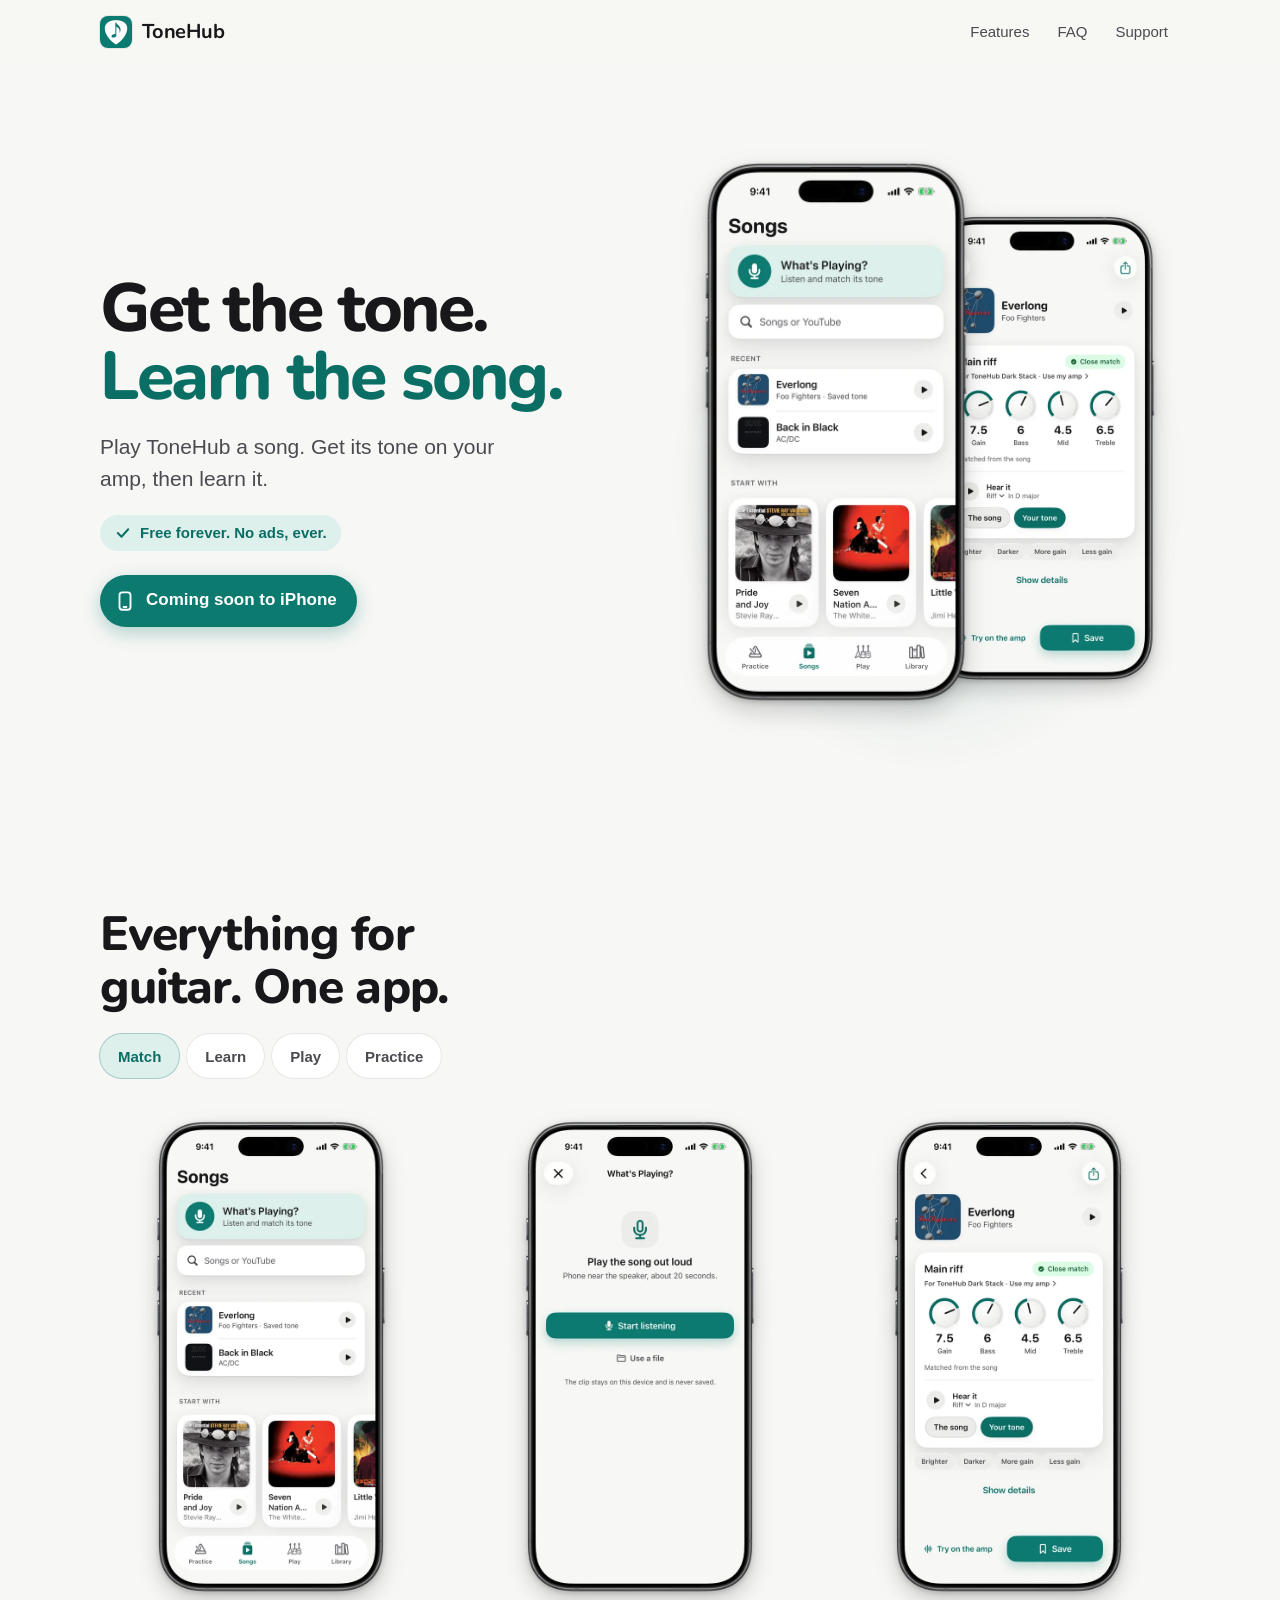
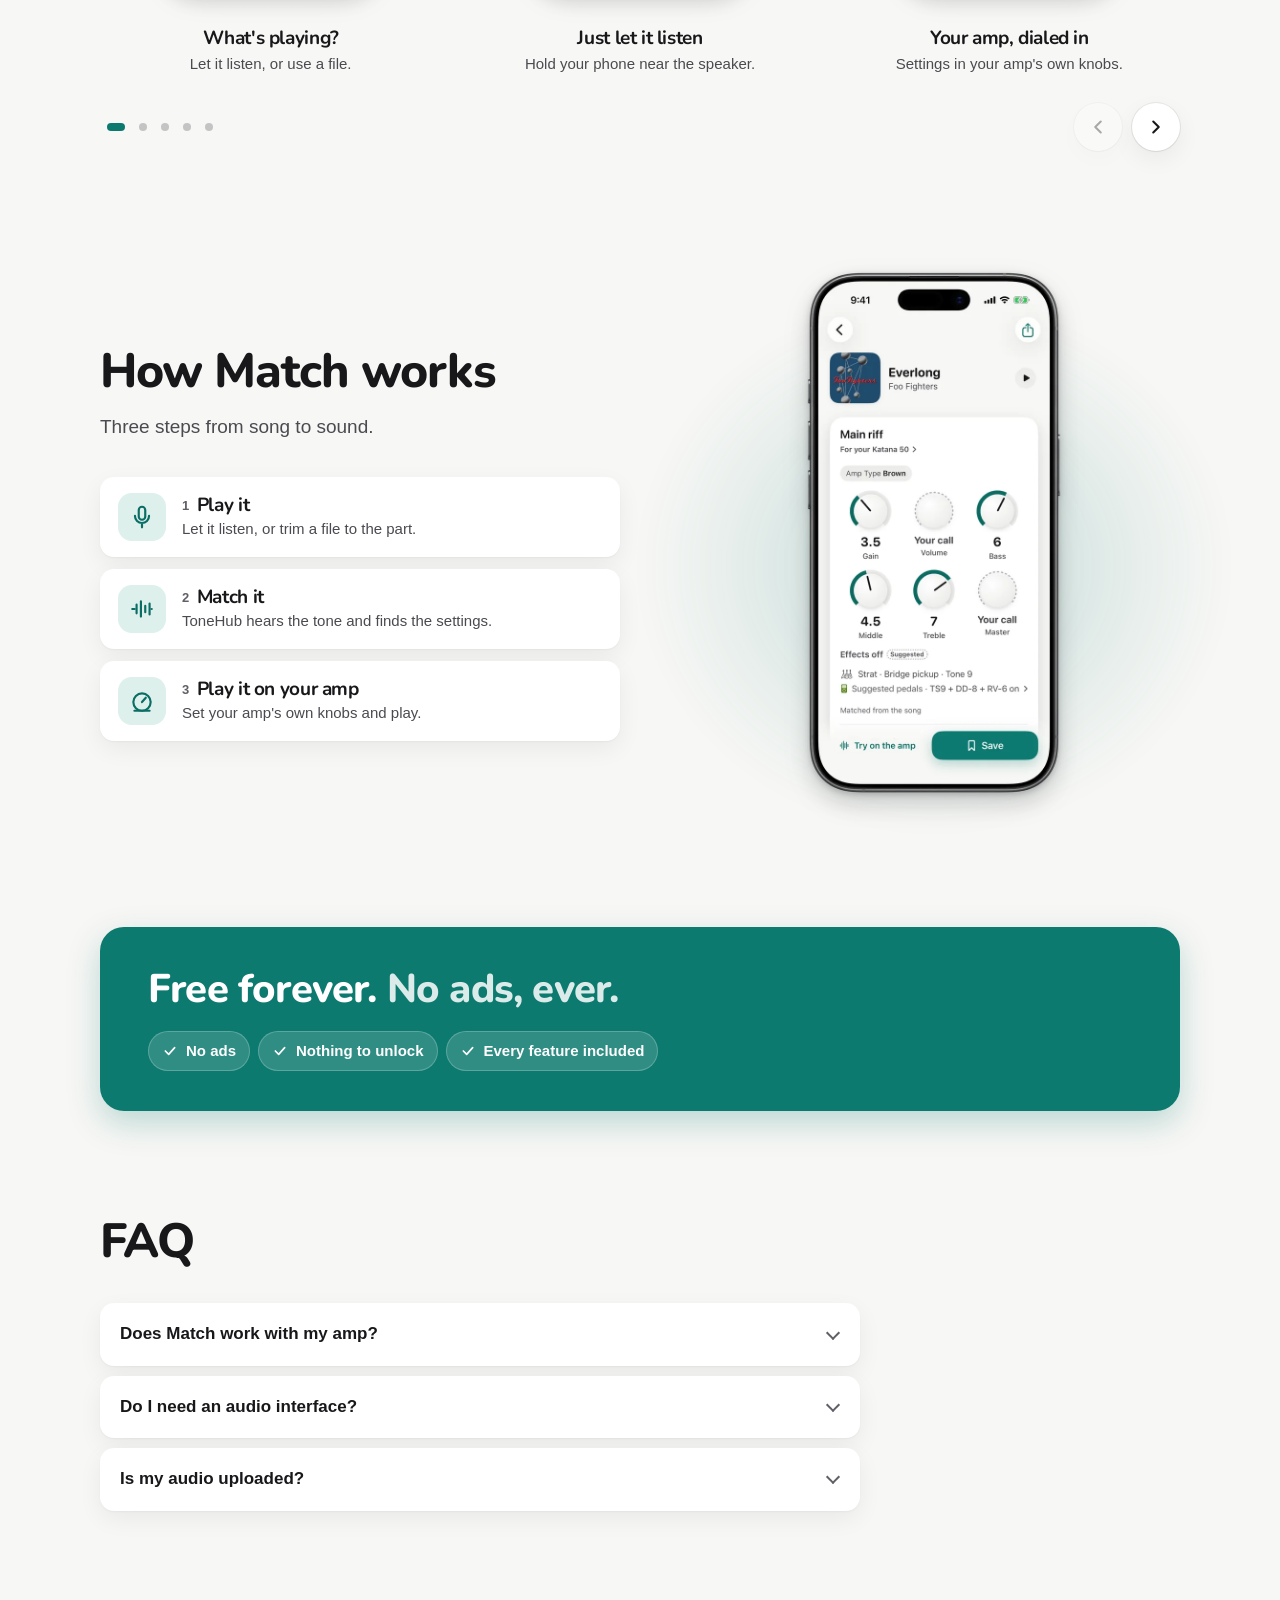
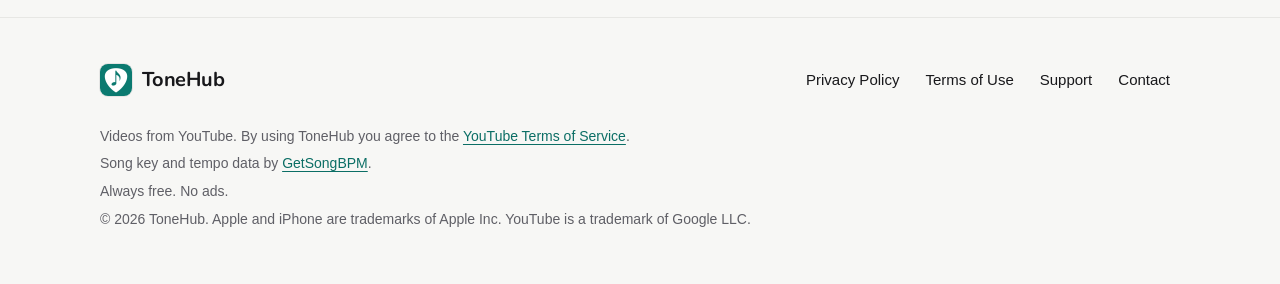
<file: index.html>
<!doctype html>
<html lang="en">
<head>
<meta charset="utf-8">
<meta name="viewport" content="width=device-width, initial-scale=1, viewport-fit=cover">
<title>ToneHub: Get the tone. Learn the song.</title>
<meta name="description" content="ToneHub is a guitar app for iPhone. Hear a song, get its tone on your own amp, then learn it with tabs, loops, a tuner and more.">
<link rel="canonical" href="https://tonehub.app/">
<meta name="color-scheme" content="light">
<meta name="theme-color" content="#F7F7F5">
<meta property="og:type" content="website">
<meta property="og:site_name" content="ToneHub">
<meta property="og:title" content="ToneHub: Get the tone. Learn the song.">
<meta property="og:description" content="A free guitar app for iPhone, with no ads. Match a song's tone on your own amp, then learn it.">
<meta property="og:url" content="https://tonehub.app/">
<meta property="og:image" content="https://tonehub.app/assets/brand/og.png?v=0808c208">
<meta property="og:image:width" content="1200">
<meta property="og:image:height" content="630">
<meta property="og:image:alt" content="ToneHub app icon next to the Songs screen with the What's playing? card">
<meta name="twitter:card" content="summary_large_image">
<link rel="icon" type="image/png" sizes="32x32" href="assets/brand/favicon-32.png?v=0808c208">
<link rel="icon" type="image/png" sizes="48x48" href="assets/brand/favicon-48.png?v=0808c208">
<link rel="apple-touch-icon" href="assets/brand/apple-touch-icon.png?v=0808c208">
<link rel="preconnect" href="https://fonts.googleapis.com">
<link rel="preconnect" href="https://fonts.gstatic.com" crossorigin>
<link rel="stylesheet" href="https://fonts.googleapis.com/css2?family=Nunito:wght@700;800&display=swap">
<link rel="stylesheet" href="assets/site.css?v=3058e590">
<script type="application/ld+json">
{"@context":"https://schema.org","@type":"SoftwareApplication","name":"ToneHub","operatingSystem":"iOS","applicationCategory":"MusicApplication","description":"A guitar app for iPhone. Get the tone. Learn the song.","url":"https://tonehub.app/","offers":{"@type":"Offer","price":"0","priceCurrency":"USD"}}
</script>
</head>
<body>
<a class="skip" href="#main">Skip to content</a>

<header class="site-header" id="top">
  <div class="wrap">
    <a class="brand" href="/" aria-label="ToneHub home">
      <img src="assets/brand/icon-512.webp?v=1df4ff29" alt="" width="32" height="32">
      ToneHub
    </a>
    <nav class="nav" aria-label="Main">
      <a class="nav-hide" href="#features">Features</a>
      <a href="#faq">FAQ</a>
      <a href="/support">Support</a>
    </nav>
  </div>
</header>

<main id="main">

  <section class="hero" aria-labelledby="hero-title">
    <div class="wrap">
      <div>
        <h1 id="hero-title">Get the tone. <span class="accent">Learn the song.</span></h1>
        <p class="lede">Play ToneHub a song. Get its tone on your amp, then learn it.</p>
        <p class="free-badge"><svg viewBox="0 0 24 24" fill="none" stroke="currentColor" stroke-width="2.5" stroke-linecap="round" stroke-linejoin="round" aria-hidden="true"><path d="m5 12 5 5 9-10"/></svg>Free forever. No ads, ever.</p>
        <div class="cta-row">
          <div class="soon" role="note">
            <svg viewBox="0 0 24 24" fill="none" stroke="currentColor" stroke-width="2" stroke-linecap="round" stroke-linejoin="round" aria-hidden="true"><rect x="6" y="2.5" width="12" height="19" rx="3"/><path d="M10.5 18.5h3"/></svg>
            <span>Coming soon to iPhone</span>
          </div>
        </div>
      </div>
      <div class="hero-art">
        <div class="hero-glow" aria-hidden="true"></div>
        <div class="phone front">
          <img src="assets/shots/songs.webp?v=1df4ff29" srcset="assets/shots/songs.webp?v=1df4ff29 640w, assets/shots/songs@2x.webp?v=1df4ff29 1280w" sizes="(min-width: 900px) 316px, 58vw" width="640" height="1206" alt="The Songs screen in ToneHub: a What's Playing? card to listen and match a tone, a search field for songs or YouTube, Recent songs with a saved tone, and songs to start with." fetchpriority="high">
        </div>
        <div class="phone back">
          <img src="assets/shots/result.webp?v=1df4ff29" srcset="assets/shots/result.webp?v=1df4ff29 640w, assets/shots/result@2x.webp?v=1df4ff29 1280w" sizes="(min-width: 900px) 272px, 50vw" width="640" height="1206" alt="A match result for Everlong: Gain 7.5, Bass 6, Mid 4.5 and Treble 6.5, with a Close match badge.">
        </div>
      </div>
    </div>
  </section>

  <section class="features" id="features" aria-labelledby="features-title">
    <div class="wrap">
      <div class="section-head">
        <h2 id="features-title">Everything for guitar. One app.</h2>
      </div>
      <ul class="car-chips" aria-label="Jump to">
        <li><button type="button" data-jump="match" aria-pressed="true">Match</button></li>
        <li><button type="button" data-jump="learn" aria-pressed="false">Learn</button></li>
        <li><button type="button" data-jump="play" aria-pressed="false">Play</button></li>
        <li><button type="button" data-jump="practice" aria-pressed="false">Practice</button></li>
      </ul>
      <div class="carousel" role="region" aria-roledescription="carousel" aria-label="ToneHub features">
        <ul class="car-track" tabindex="0" aria-label="Features. Use the arrow keys to move between slides.">
          <li class="slide" id="f-songs" data-group="match" role="group" aria-roledescription="slide" aria-label="1 of 15: What&#39;s playing?">
            <div class="phone"><img src="assets/shots/songs.webp?v=1df4ff29" srcset="assets/shots/songs.webp?v=1df4ff29 640w, assets/shots/songs@2x.webp?v=1df4ff29 1280w" sizes="276px" width="640" height="1206"  alt="The Songs screen: a What's Playing? card to listen and match a tone, a search field for songs or YouTube, and Recent songs, one with a saved tone."></div>
            <h3>What's playing?</h3>
            <p>Let it listen, or use a file.</p>
          </li>
          <li class="slide" id="f-listen" data-group="match" role="group" aria-roledescription="slide" aria-label="2 of 15: Just let it listen">
            <div class="phone"><img src="assets/shots/listen.webp?v=1df4ff29" srcset="assets/shots/listen.webp?v=1df4ff29 640w, assets/shots/listen@2x.webp?v=1df4ff29 1280w" sizes="276px" width="640" height="1206"  alt="The What's Playing? screen: play the song out loud with the phone near the speaker, a Start listening button and a Use a file link."></div>
            <h3>Just let it listen</h3>
            <p>Hold your phone near the speaker.</p>
          </li>
          <li class="slide" id="f-result" data-group="match" role="group" aria-roledescription="slide" aria-label="3 of 15: Your amp, dialed in">
            <div class="phone"><img src="assets/shots/result.webp?v=1df4ff29" srcset="assets/shots/result.webp?v=1df4ff29 640w, assets/shots/result@2x.webp?v=1df4ff29 1280w" sizes="276px" width="640" height="1206"  alt="A match result: Gain 7.5, Bass 6, Mid 4.5 and Treble 6.5, a Close match badge, Hear it, and What we heard versus Your tone."></div>
            <h3>Your amp, dialed in</h3>
            <p>Settings in your amp's own knobs.</p>
          </li>
          <li class="slide" id="f-song" data-group="learn" role="group" aria-roledescription="slide" aria-label="4 of 15: One page per song">
            <div class="phone"><img src="assets/shots/song.webp?v=1df4ff29" srcset="assets/shots/song.webp?v=1df4ff29 640w, assets/shots/song@2x.webp?v=1df4ff29 1280w" sizes="276px" width="640" height="1206"  alt="A song page for Everlong with a preview, Match this song, Practice, the saved Main riff tone, and Tuner, Key and Tabs rows."></div>
            <h3>One page per song</h3>
            <p>Tuning, key, tempo and tabs.</p>
          </li>
          <li class="slide" id="f-playalong" data-group="learn" role="group" aria-roledescription="slide" aria-label="5 of 15: Play along, slow it down">
            <div class="phone"><img src="assets/shots/playalong.webp?v=1df4ff29" srcset="assets/shots/playalong.webp?v=1df4ff29 640w, assets/shots/playalong@2x.webp?v=1df4ff29 1280w" sizes="276px" width="640" height="1206" loading="lazy" alt="Practice mode with the song's YouTube video, your saved tone, Loop a part, and speed buttons for 0.5×, 0.75× and 1×."></div>
            <h3>Play along, slow it down</h3>
            <p>Loop a part at 0.5× or 0.75×.</p>
          </li>
          <li class="slide" id="f-tabs" data-group="learn" role="group" aria-roledescription="slide" aria-label="6 of 15: Tabs in one tap">
            <div class="phone"><img src="assets/shots/tabs.webp?v=1df4ff29" srcset="assets/shots/tabs.webp?v=1df4ff29 640w, assets/shots/tabs@2x.webp?v=1df4ff29 1280w" sizes="276px" width="640" height="1206" loading="lazy" alt="The Tabs sheet with Songsterr, Ultimate Guitar and a YouTube guitar lesson."></div>
            <h3>Tabs in one tap</h3>
            <p>Songsterr, Ultimate Guitar and lessons.</p>
          </li>
          <li class="slide" id="f-play" data-group="play" role="group" aria-roledescription="slide" aria-label="7 of 15: Plug in and play">
            <div class="phone"><img src="assets/shots/play.webp?v=1df4ff29" srcset="assets/shots/play.webp?v=1df4ff29 640w, assets/shots/play@2x.webp?v=1df4ff29 1280w" sizes="276px" width="640" height="1206" loading="lazy" alt="The Play screen: ToneHub's amp set to Clean with Gain, Bass, Mid and Treble knobs, plus Tuner and Effects."></div>
            <h3>Plug in and play</h3>
            <p>A real amp, right on your iPhone.</p>
          </li>
          <li class="slide" id="f-effects" data-group="play" role="group" aria-roledescription="slide" aria-label="8 of 15: A full pedalboard">
            <div class="phone"><img src="assets/shots/effects.webp?v=1df4ff29" srcset="assets/shots/effects.webp?v=1df4ff29 640w, assets/shots/effects@2x.webp?v=1df4ff29 1280w" sizes="276px" width="640" height="1206" loading="lazy" alt="The Effects screen with presets on top and Compressor and Chorus switched on, each with its own knobs."></div>
            <h3>A full pedalboard</h3>
            <p>Compressor, drive, chorus, delay, reverb.</p>
          </li>
          <li class="slide" id="f-tuner" data-group="practice" role="group" aria-roledescription="slide" aria-label="9 of 15: Tune up fast">
            <div class="phone"><img src="assets/shots/tuner.webp?v=1df4ff29" srcset="assets/shots/tuner.webp?v=1df4ff29 640w, assets/shots/tuner@2x.webp?v=1df4ff29 1280w" sizes="276px" width="640" height="1206" loading="lazy" alt="The tuner in standard tuning, with Capo and Strobe options, a needle gauge and the six strings."></div>
            <h3>Tune up fast</h3>
            <p>Strobe, capo and alternate tunings.</p>
          </li>
          <li class="slide" id="f-metronome" data-group="practice" role="group" aria-roledescription="slide" aria-label="10 of 15: Keep perfect time">
            <div class="phone"><img src="assets/shots/metronome.webp?v=1df4ff29" srcset="assets/shots/metronome.webp?v=1df4ff29 640w, assets/shots/metronome@2x.webp?v=1df4ff29 1280w" sizes="276px" width="640" height="1206" loading="lazy" alt="The metronome at 120 BPM with four beats, Tap tempo and a Start button."></div>
            <h3>Keep perfect time</h3>
            <p>Tap tempo and accents.</p>
          </li>
          <li class="slide" id="f-looper" data-group="practice" role="group" aria-roledescription="slide" aria-label="11 of 15: Loop and layer">
            <div class="phone"><img src="assets/shots/looper.webp?v=1df4ff29" srcset="assets/shots/looper.webp?v=1df4ff29 640w, assets/shots/looper@2x.webp?v=1df4ff29 1280w" sizes="276px" width="640" height="1206" loading="lazy" alt="The Looper: Make a loop, a record button, and a Free or Bars loop length."></div>
            <h3>Loop and layer</h3>
            <p>Record a few bars, play over them.</p>
          </li>
          <li class="slide" id="f-recorder" data-group="practice" role="group" aria-roledescription="slide" aria-label="12 of 15: Record your takes">
            <div class="phone"><img src="assets/shots/recorder.webp?v=1df4ff29" srcset="assets/shots/recorder.webp?v=1df4ff29 640w, assets/shots/recorder@2x.webp?v=1df4ff29 1280w" sizes="276px" width="640" height="1206" loading="lazy" alt="The Recorder with a Plug in to record card and a Connect button."></div>
            <h3>Record your takes</h3>
            <p>Every idea, saved.</p>
          </li>
          <li class="slide" id="f-fretboard" data-group="practice" role="group" aria-roledescription="slide" aria-label="13 of 15: Learn the fretboard">
            <div class="phone"><img src="assets/shots/fretboard.webp?v=1df4ff29" srcset="assets/shots/fretboard.webp?v=1df4ff29 640w, assets/shots/fretboard@2x.webp?v=1df4ff29 1280w" sizes="276px" width="640" height="1206" loading="lazy" alt="The Fretboard in A minor pentatonic, position 1, with notes on the neck and Listen with the mic."></div>
            <h3>Learn the fretboard</h3>
            <p>Scales and shapes, all up the neck.</p>
          </li>
          <li class="slide" id="f-ear" data-group="practice" role="group" aria-roledescription="slide" aria-label="14 of 15: Train your ear">
            <div class="phone"><img src="assets/shots/ear.webp?v=1df4ff29" srcset="assets/shots/ear.webp?v=1df4ff29 640w, assets/shots/ear@2x.webp?v=1df4ff29 1280w" sizes="276px" width="640" height="1206" loading="lazy" alt="Ear training on Intervals: a Play button and answers Major 3rd, 4th, 5th and Octave."></div>
            <h3>Train your ear</h3>
            <p>Intervals, chords and keys.</p>
          </li>
          <li class="slide" id="f-drills" data-group="practice" role="group" aria-roledescription="slide" aria-label="15 of 15: Technique drills">
            <div class="phone"><img src="assets/shots/drills.webp?v=1df4ff29" srcset="assets/shots/drills.webp?v=1df4ff29 640w, assets/shots/drills@2x.webp?v=1df4ff29 1280w" sizes="276px" width="640" height="1206" loading="lazy" alt="The Drills list: Alternate picking, Legato, Bends, String skipping and Palm muting."></div>
            <h3>Technique drills</h3>
            <p>Picking, legato, bends and more.</p>
          </li>
        </ul>
        <div class="car-nav">
          <div class="car-dots" role="group" aria-label="Choose a page"></div>
          <div class="car-arrows">
            <button type="button" class="car-prev" aria-label="Previous features"><svg viewBox="0 0 24 24" fill="none" stroke="currentColor" stroke-width="2.25" stroke-linecap="round" stroke-linejoin="round" aria-hidden="true"><path d="m15 18-6-6 6-6"/></svg></button>
            <button type="button" class="car-next" aria-label="Next features"><svg viewBox="0 0 24 24" fill="none" stroke="currentColor" stroke-width="2.25" stroke-linecap="round" stroke-linejoin="round" aria-hidden="true"><path d="m9 18 6-6-6-6"/></svg></button>
          </div>
        </div>
        <p class="sr-only" aria-live="polite" id="car-status"></p>
      </div>
    </div>
  </section>

  <section class="how" id="how" aria-labelledby="how-title">
    <div class="wrap">
      <div class="how-grid">
        <div>
          <div class="section-head">
            <h2 id="how-title">How Match works</h2>
            <p>Three steps from song to sound.</p>
          </div>
          <ol class="steps">
            <li>
              <span class="tile teal" aria-hidden="true"><svg viewBox="0 0 24 24" fill="none" stroke="currentColor" stroke-width="2" stroke-linecap="round" stroke-linejoin="round"><rect x="9" y="2.5" width="6" height="12" rx="3"/><path d="M5.5 11a6.5 6.5 0 0 0 13 0M12 17.5v4"/></svg></span>
              <div><h3><span class="num">1</span>Play it</h3><p>Let it listen, or trim a file to the part.</p></div>
            </li>
            <li>
              <span class="tile teal" aria-hidden="true"><svg viewBox="0 0 24 24" fill="none" stroke="currentColor" stroke-width="2" stroke-linecap="round" stroke-linejoin="round"><path d="M3 12h2M7 8v8M11 5v14M15 9v6M19 7v10M21 12h0"/></svg></span>
              <div><h3><span class="num">2</span>Match it</h3><p>ToneHub hears the tone and finds the settings.</p></div>
            </li>
            <li>
              <span class="tile teal" aria-hidden="true"><svg viewBox="0 0 24 24" fill="none" stroke="currentColor" stroke-width="2" stroke-linecap="round" stroke-linejoin="round"><circle cx="12" cy="13" r="8"/><path d="m12 13 3.5-4M5 21h14"/></svg></span>
              <div><h3><span class="num">3</span>Play it on your amp</h3><p>Set your amp's own knobs and play.</p></div>
            </li>
          </ol>
        </div>
        <div class="how-art">
          <div class="hero-glow" aria-hidden="true"></div>
          <div class="phone">
            <img src="assets/shots/result-amp.webp?v=1df4ff29" srcset="assets/shots/result-amp.webp?v=1df4ff29 640w, assets/shots/result-amp@2x.webp?v=1df4ff29 1280w" sizes="(min-width: 900px) 306px, 70vw" width="640" height="1206" loading="lazy" alt="A match result for Everlong on a Katana 50: Amp Type Brown, Gain 3.5, Bass 6, Middle 4.5 and Treble 7, with suggested effects.">
          </div>
        </div>
      </div>
    </div>
  </section>

  <section class="free" aria-labelledby="free-title">
    <div class="wrap">
      <div class="free-band">
        <h2 id="free-title">Free forever. <span>No ads, ever.</span></h2>
        <ul class="free-points">
          <li><svg viewBox="0 0 24 24" fill="none" stroke="currentColor" stroke-width="2.5" stroke-linecap="round" stroke-linejoin="round" aria-hidden="true"><path d="m5 12 5 5 9-10"/></svg>No ads</li>
          <li><svg viewBox="0 0 24 24" fill="none" stroke="currentColor" stroke-width="2.5" stroke-linecap="round" stroke-linejoin="round" aria-hidden="true"><path d="m5 12 5 5 9-10"/></svg>Nothing to unlock</li>
          <li><svg viewBox="0 0 24 24" fill="none" stroke="currentColor" stroke-width="2.5" stroke-linecap="round" stroke-linejoin="round" aria-hidden="true"><path d="m5 12 5 5 9-10"/></svg>Every feature included</li>
        </ul>
      </div>
    </div>
  </section>

  <section id="faq" aria-labelledby="faq-title">
    <div class="wrap">
      <div class="section-head">
        <h2 id="faq-title">FAQ</h2>
      </div>
      <div class="faq">
        <details>
          <summary>Does Match work with my amp?</summary>
          <p>Yes. Pick your amp and you get settings in its own knobs.</p>
        </details>
        <details>
          <summary>Do I need an audio interface?</summary>
          <p>Only to play through ToneHub's amp. Everything else uses your iPhone's mic.</p>
        </details>
        <details>
          <summary>Is my audio uploaded?</summary>
          <p>No. Audio stays on your iPhone. See the <a href="/privacy">Privacy Policy</a>.</p>
        </details>
      </div>
    </div>
  </section>

</main>

<footer class="site-footer">
  <div class="wrap">
    <div class="top">
      <a class="brand" href="/" aria-label="ToneHub home"><img src="assets/brand/icon-512.webp?v=1df4ff29" alt="" width="32" height="32" loading="lazy">ToneHub</a>
      <ul class="footer-links">
        <li><a href="/privacy">Privacy Policy</a></li>
        <li><a href="/terms">Terms of Use</a></li>
        <li><a href="/support">Support</a></li>
        <li><a href="mailto:support@tonehub.app">Contact</a></li>
      </ul>
    </div>
    <div class="credits">
      <p>Videos from YouTube. By using ToneHub you agree to the <a href="https://www.youtube.com/t/terms">YouTube Terms of Service</a>.</p>
      <p>Song key and tempo data by <a href="https://getsongbpm.com">GetSongBPM</a>.</p>
      <p>Always free. No ads.</p>
      <p>© 2026 ToneHub. Apple and iPhone are trademarks of Apple Inc. YouTube is a trademark of Google LLC.</p>
    </div>
  </div>
</footer>

<script>
  (function () {
    var h = document.querySelector('.site-header');
    function onScroll() { h.classList.toggle('scrolled', window.scrollY > 4); }
    window.addEventListener('scroll', onScroll, { passive: true }); onScroll();
  })();
</script>
<script src="assets/carousel.js?v=42f964b2" defer></script>
</body>
</html>
</file>
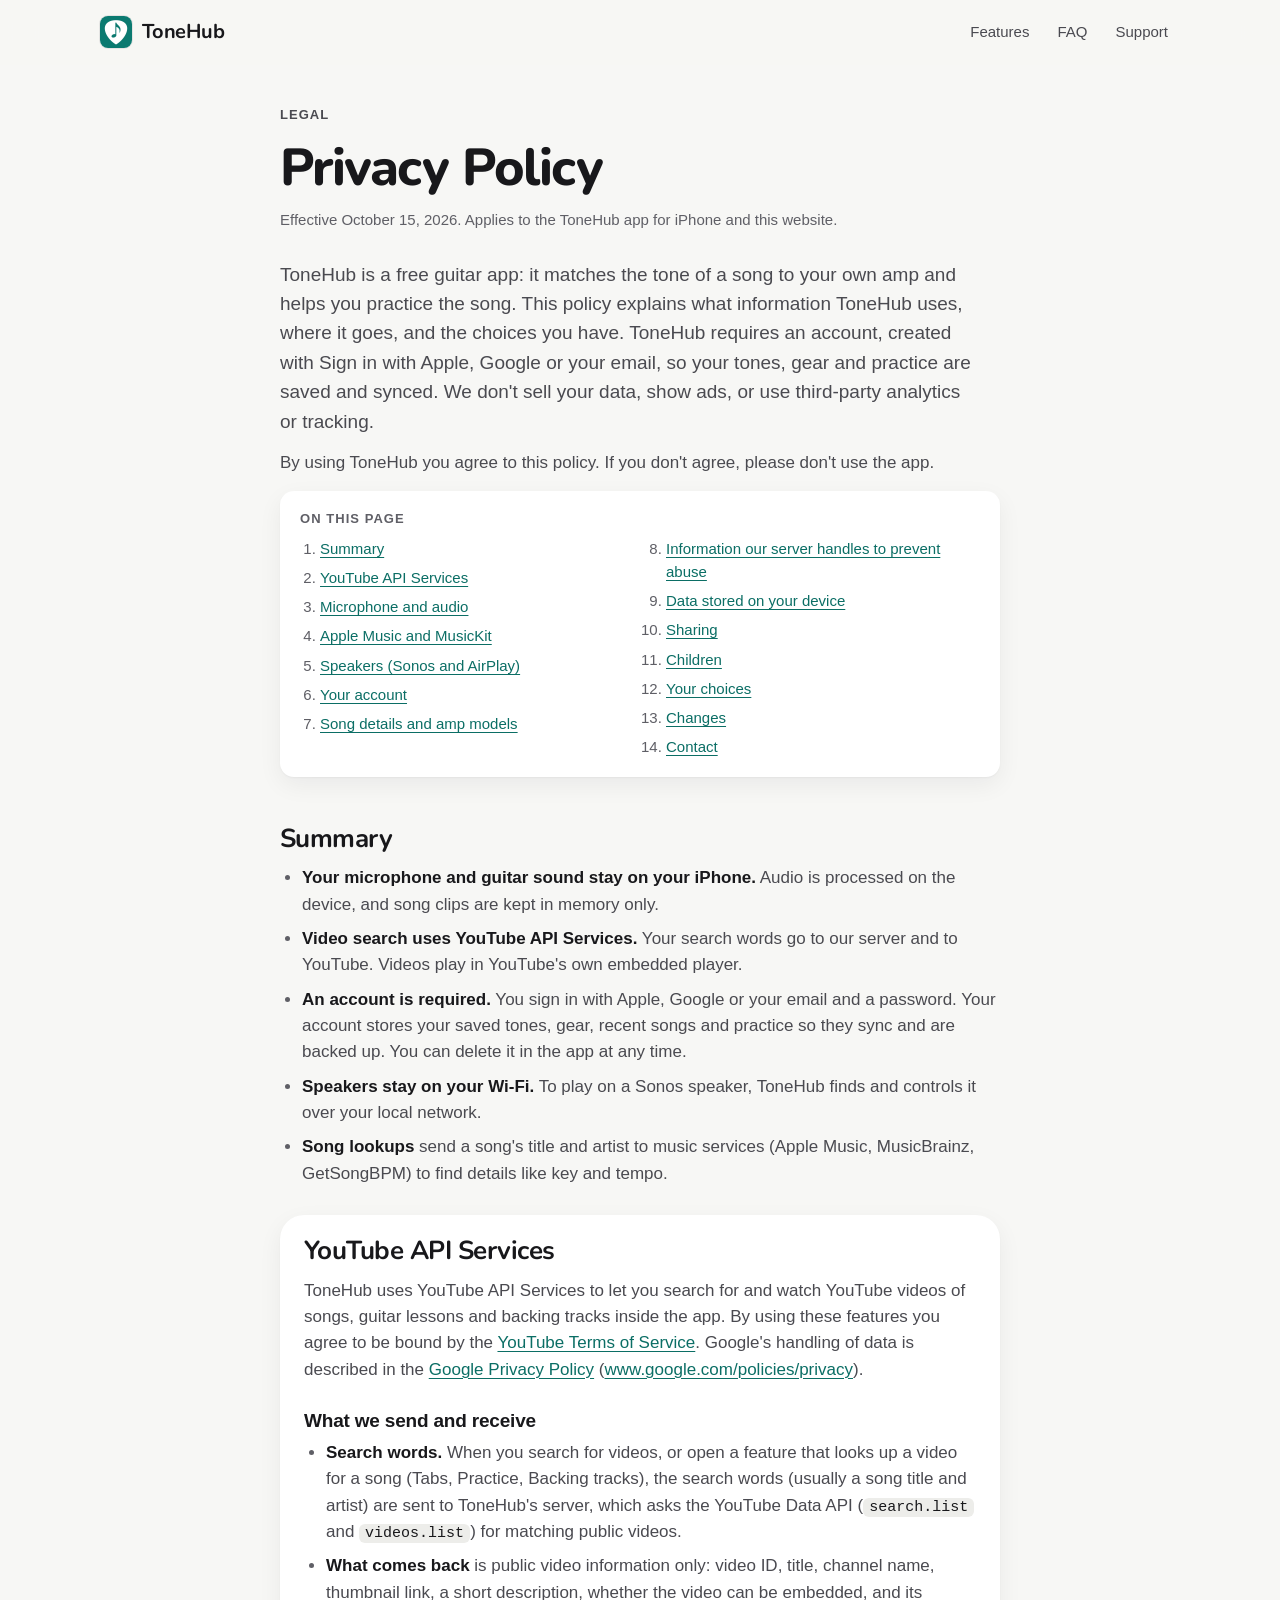
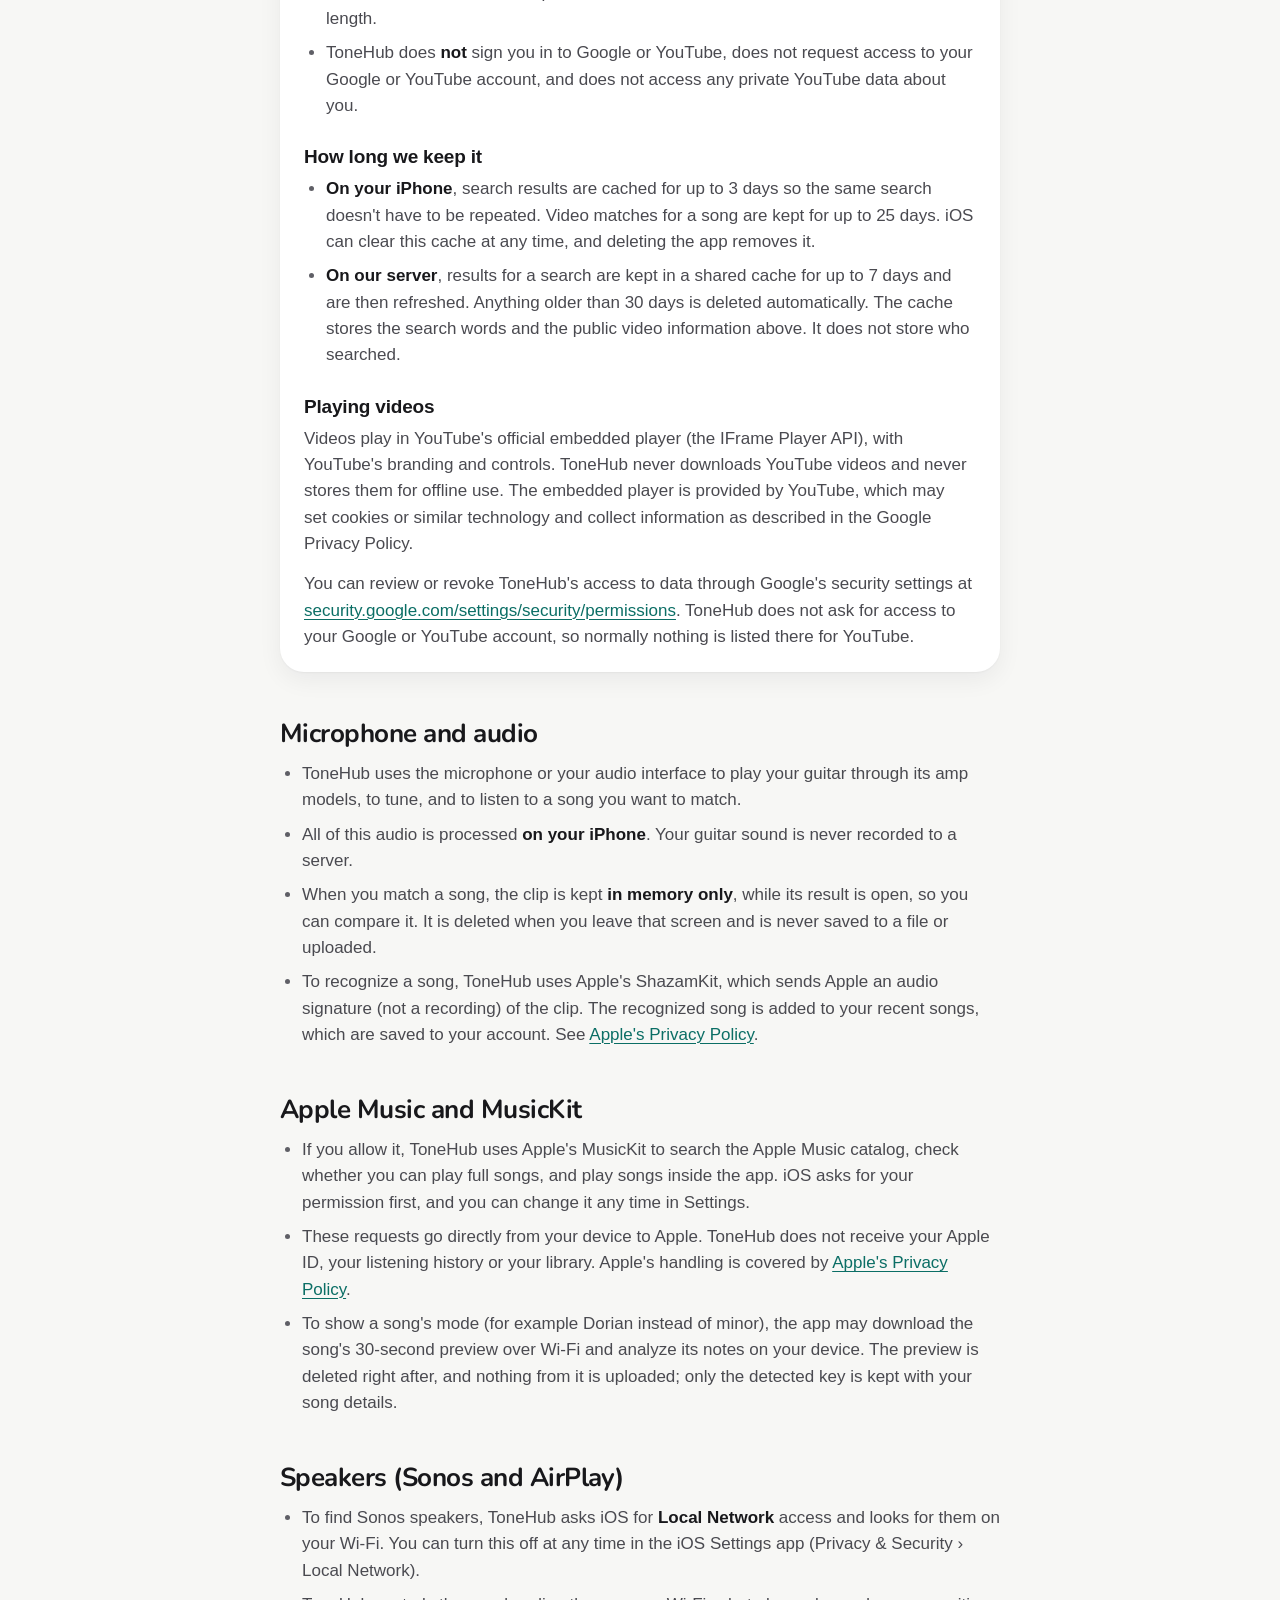
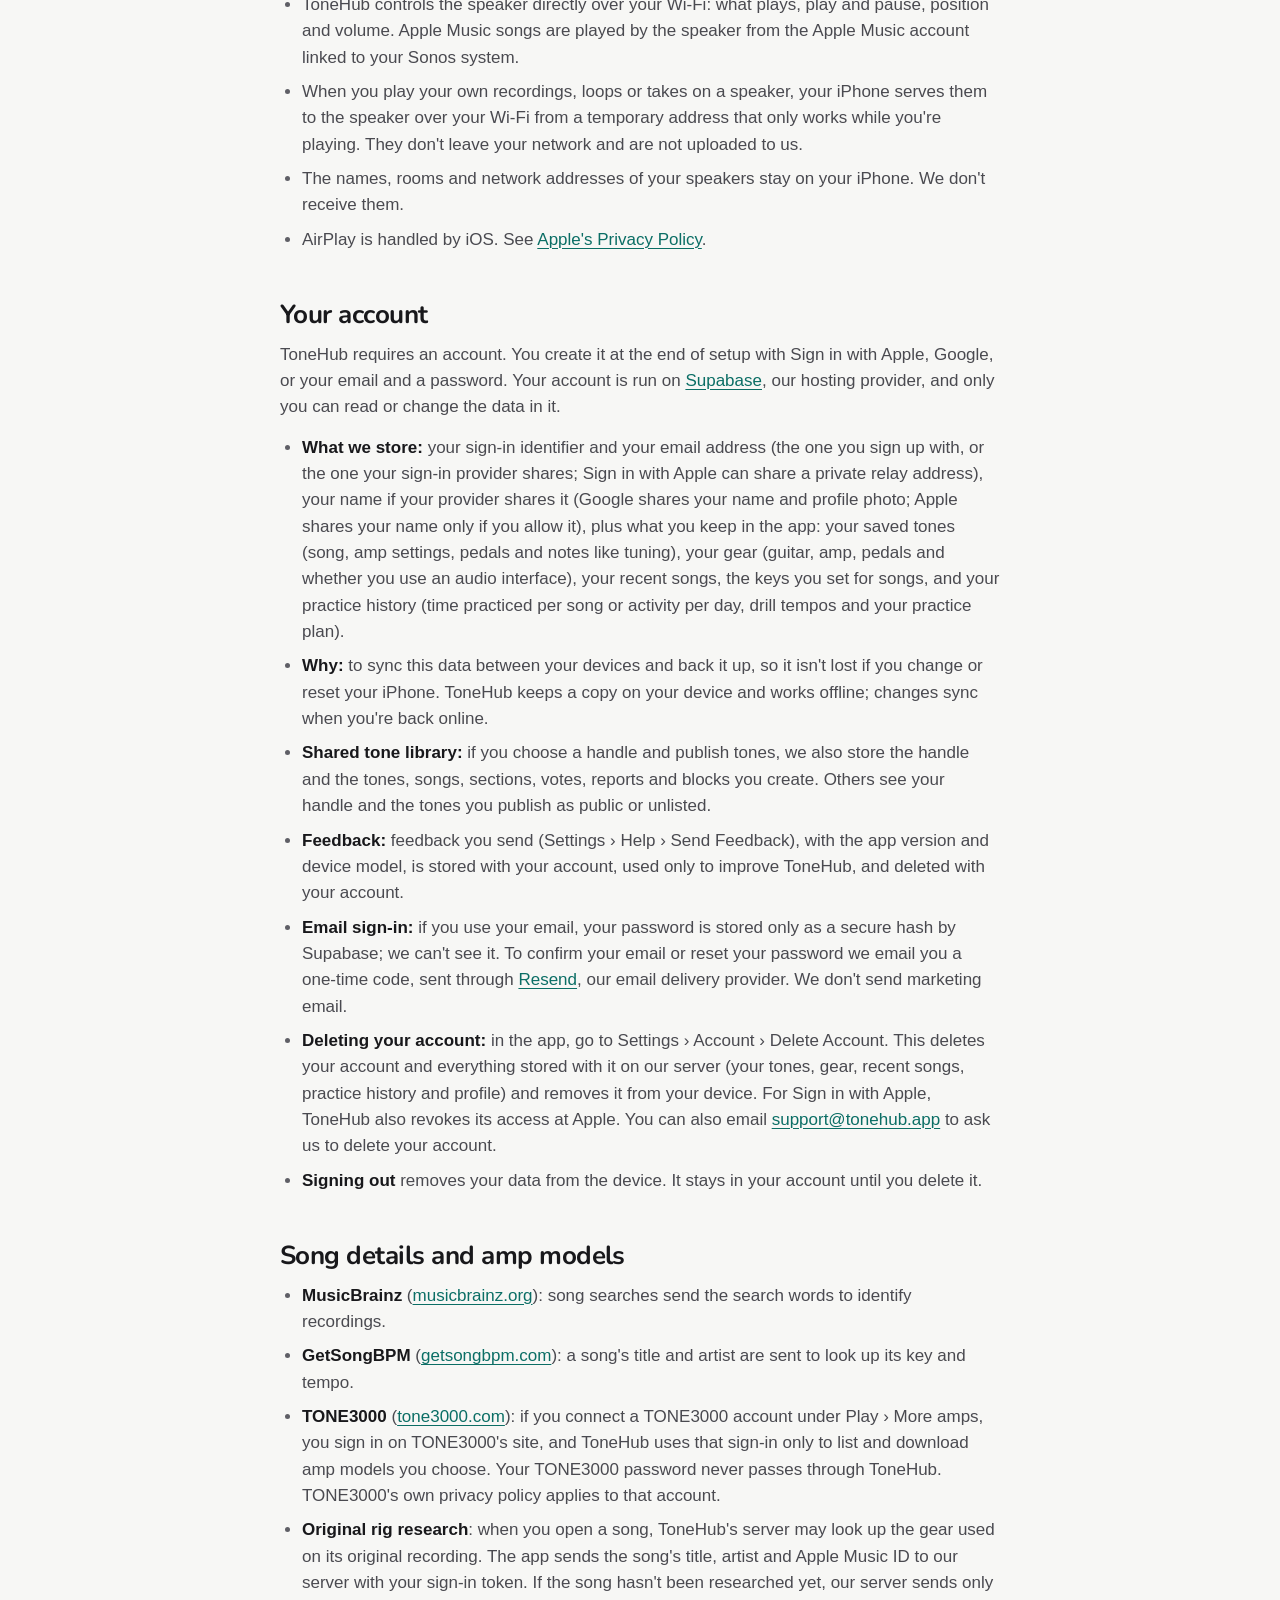
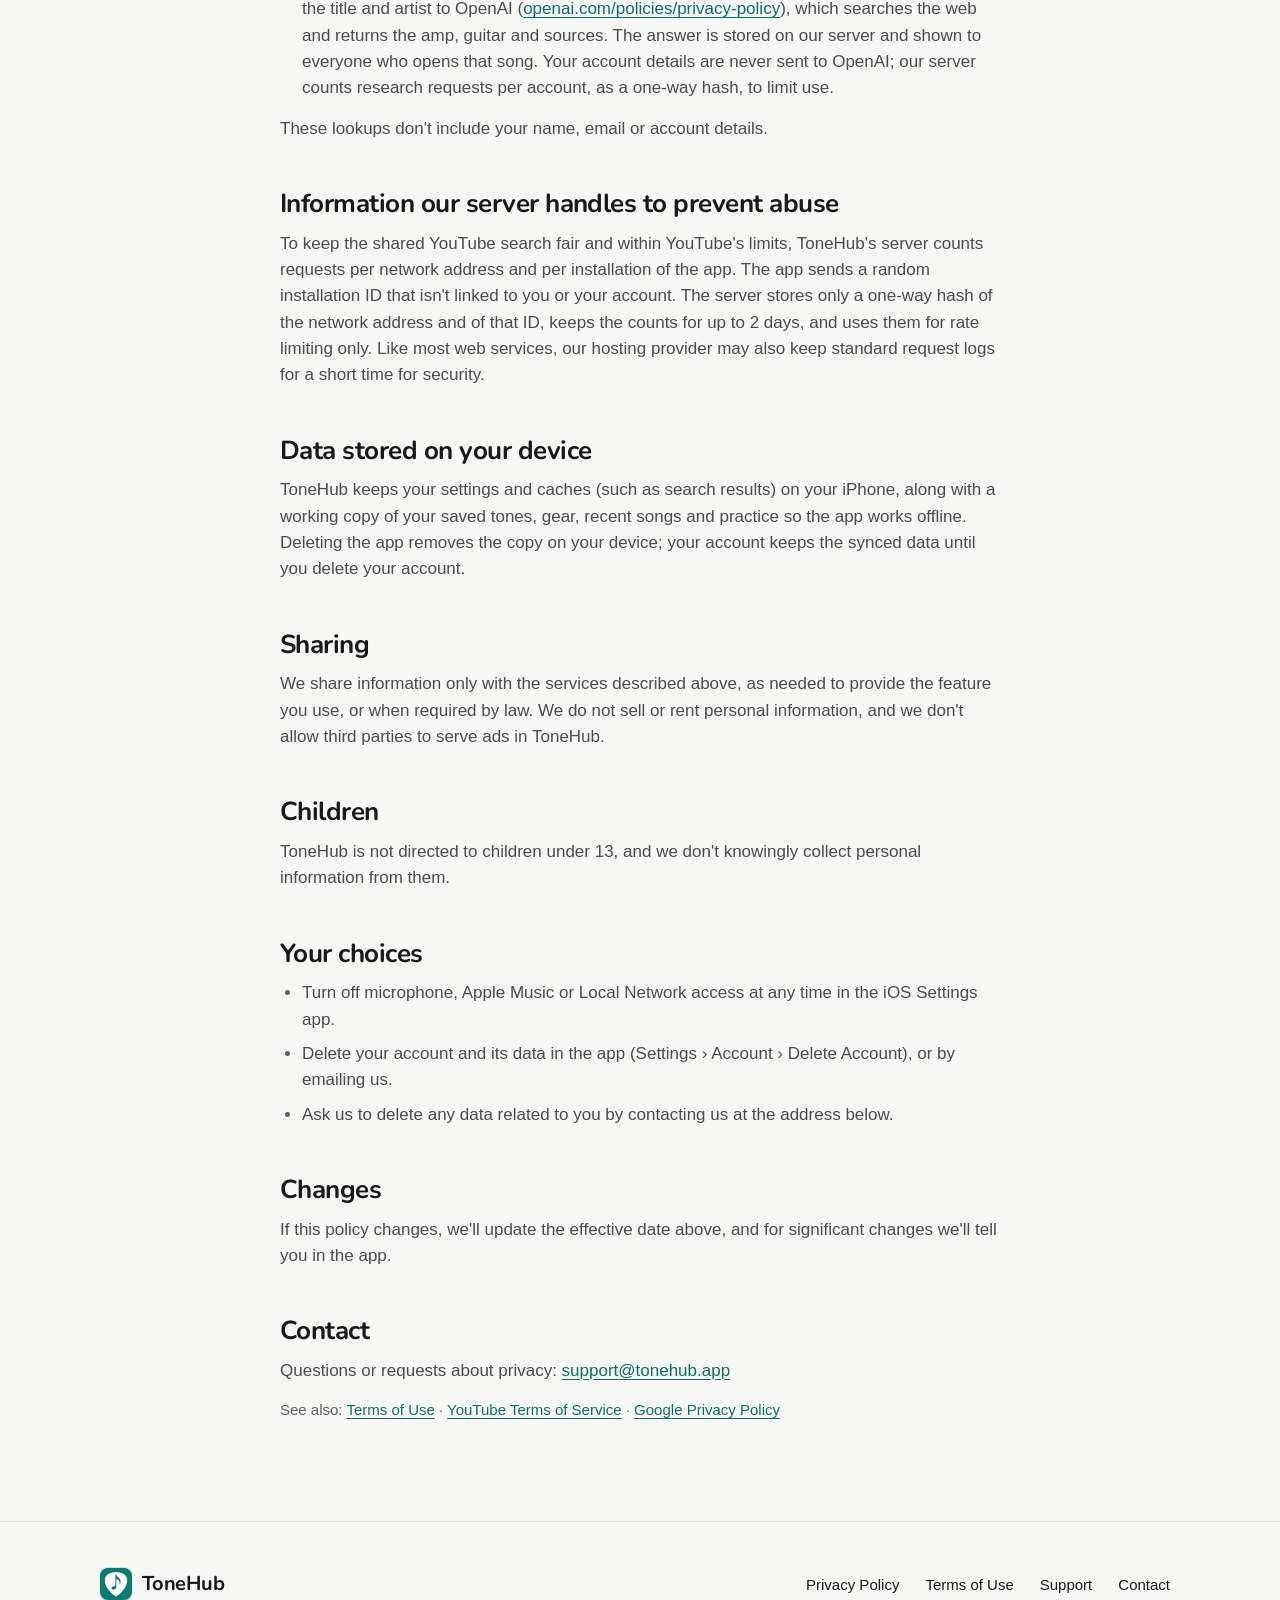
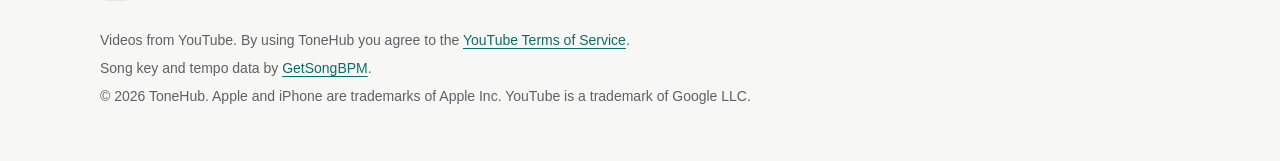
<file: privacy.html>
<!doctype html>
<html lang="en">
<head>
<meta charset="utf-8">
<meta name="viewport" content="width=device-width, initial-scale=1, viewport-fit=cover">
<title>Privacy Policy · ToneHub</title>
<meta name="description" content="How the ToneHub guitar app handles your data, including its use of YouTube API Services.">
<link rel="canonical" href="https://tonehub.app/privacy">
<meta name="color-scheme" content="light">
<meta name="theme-color" content="#F7F7F5">
<meta property="og:type" content="article">
<meta property="og:site_name" content="ToneHub">
<meta property="og:title" content="ToneHub Privacy Policy">
<meta property="og:description" content="How the ToneHub guitar app handles your data, including its use of YouTube API Services.">
<meta property="og:url" content="https://tonehub.app/privacy">
<meta property="og:image" content="https://tonehub.app/assets/brand/og.png?v=0808c208">
<meta name="twitter:card" content="summary_large_image">
<link rel="icon" type="image/png" sizes="32x32" href="assets/brand/favicon-32.png?v=0808c208">
<link rel="icon" type="image/png" sizes="48x48" href="assets/brand/favicon-48.png?v=0808c208">
<link rel="apple-touch-icon" href="assets/brand/apple-touch-icon.png?v=0808c208">
<link rel="preconnect" href="https://fonts.googleapis.com">
<link rel="preconnect" href="https://fonts.gstatic.com" crossorigin>
<link rel="stylesheet" href="https://fonts.googleapis.com/css2?family=Nunito:wght@700;800&display=swap">
<link rel="stylesheet" href="assets/site.css?v=42f964b2">
</head>
<body>
<a class="skip" href="#main">Skip to content</a>

<header class="site-header">
  <div class="wrap">
    <a class="brand" href="/" aria-label="ToneHub home"><img src="assets/brand/icon-512.webp?v=0808c208" alt="" width="32" height="32">ToneHub</a>
    <nav class="nav" aria-label="Main">
      <a class="nav-hide" href="/#features">Features</a>
      <a href="/#faq">FAQ</a>
      <a href="/support">Support</a>
    </nav>
  </div>
</header>

<main id="main" class="doc">
  <div class="wrap">
    <p class="kicker">Legal</p>
    <h1>Privacy Policy</h1>
    <p class="meta">Effective October 15, 2026. Applies to the ToneHub app for iPhone and this website.</p>

    <p class="intro">ToneHub is a free guitar app: it matches the tone of a song to your own amp and helps you practice the song. This policy explains what information ToneHub uses, where it goes, and the choices you have. ToneHub requires an account, created with Sign in with Apple, Google or your email, so your tones, gear and practice are saved and synced. We don't sell your data, show ads, or use third-party analytics or tracking.</p>
    <p>By using ToneHub you agree to this policy. If you don't agree, please don't use the app.</p>

    <nav class="toc" aria-label="On this page">
      <p>On this page</p>
      <ol>
        <li><a href="#summary">Summary</a></li>
        <li><a href="#youtube">YouTube API Services</a></li>
        <li><a href="#microphone">Microphone and audio</a></li>
        <li><a href="#apple-music">Apple Music and MusicKit</a></li>
        <li><a href="#speakers">Speakers (Sonos and AirPlay)</a></li>
        <li><a href="#account">Your account</a></li>
        <li><a href="#song-details">Song details and amp models</a></li>
        <li><a href="#abuse">Information our server handles to prevent abuse</a></li>
        <li><a href="#device">Data stored on your device</a></li>
        <li><a href="#sharing">Sharing</a></li>
        <li><a href="#children">Children</a></li>
        <li><a href="#choices">Your choices</a></li>
        <li><a href="#changes">Changes</a></li>
        <li><a href="#contact">Contact</a></li>
      </ol>
    </nav>

    <h2 id="summary">Summary</h2>
    <ul>
      <li><strong>Your microphone and guitar sound stay on your iPhone.</strong> Audio is processed on the device, and song clips are kept in memory only.</li>
      <li><strong>Video search uses YouTube API Services.</strong> Your search words go to our server and to YouTube. Videos play in YouTube's own embedded player.</li>
      <li><strong>An account is required.</strong> You sign in with Apple, Google or your email and a password. Your account stores your saved tones, gear, recent songs and practice so they sync and are backed up. You can delete it in the app at any time.</li>
      <li><strong>Speakers stay on your Wi-Fi.</strong> To play on a Sonos speaker, ToneHub finds and controls it over your local network.</li>
      <li><strong>Song lookups</strong> send a song's title and artist to music services (Apple Music, MusicBrainz, GetSongBPM) to find details like key and tempo.</li>
    </ul>

    <div class="callout">
      <h2 id="youtube">YouTube API Services</h2>
      <p>ToneHub uses YouTube API Services to let you search for and watch YouTube videos of songs, guitar lessons and backing tracks inside the app. By using these features you agree to be bound by the <a href="https://www.youtube.com/t/terms">YouTube Terms of Service</a>. Google's handling of data is described in the <a href="https://policies.google.com/privacy">Google Privacy Policy</a> (<a href="http://www.google.com/policies/privacy">www.google.com/policies/privacy</a>).</p>
      <h3>What we send and receive</h3>
      <ul>
        <li><strong>Search words.</strong> When you search for videos, or open a feature that looks up a video for a song (Tabs, Practice, Backing tracks), the search words (usually a song title and artist) are sent to ToneHub's server, which asks the YouTube Data API (<code>search.list</code> and <code>videos.list</code>) for matching public videos.</li>
        <li><strong>What comes back</strong> is public video information only: video ID, title, channel name, thumbnail link, a short description, whether the video can be embedded, and its length.</li>
        <li>ToneHub does <strong>not</strong> sign you in to Google or YouTube, does not request access to your Google or YouTube account, and does not access any private YouTube data about you.</li>
      </ul>
      <h3>How long we keep it</h3>
      <ul>
        <li><strong>On your iPhone</strong>, search results are cached for up to 3 days so the same search doesn't have to be repeated. Video matches for a song are kept for up to 25 days. iOS can clear this cache at any time, and deleting the app removes it.</li>
        <li><strong>On our server</strong>, results for a search are kept in a shared cache for up to 7 days and are then refreshed. Anything older than 30 days is deleted automatically. The cache stores the search words and the public video information above. It does not store who searched.</li>
      </ul>
      <h3>Playing videos</h3>
      <p>Videos play in YouTube's official embedded player (the IFrame Player API), with YouTube's branding and controls. ToneHub never downloads YouTube videos and never stores them for offline use. The embedded player is provided by YouTube, which may set cookies or similar technology and collect information as described in the Google Privacy Policy.</p>
      <p>You can review or revoke ToneHub's access to data through Google's security settings at <a href="https://security.google.com/settings/security/permissions">security.google.com/settings/security/permissions</a>. ToneHub does not ask for access to your Google or YouTube account, so normally nothing is listed there for YouTube.</p>
    </div>

    <h2 id="microphone">Microphone and audio</h2>
    <ul>
      <li>ToneHub uses the microphone or your audio interface to play your guitar through its amp models, to tune, and to listen to a song you want to match.</li>
      <li>All of this audio is processed <strong>on your iPhone</strong>. Your guitar sound is never recorded to a server.</li>
      <li>When you match a song, the clip is kept <strong>in memory only</strong>, while its result is open, so you can compare it. It is deleted when you leave that screen and is never saved to a file or uploaded.</li>
      <li>To recognize a song, ToneHub uses Apple's ShazamKit, which sends Apple an audio signature (not a recording) of the clip. The recognized song is added to your recent songs, which are saved to your account. See <a href="https://www.apple.com/legal/privacy/">Apple's Privacy Policy</a>.</li>
    </ul>

    <h2 id="apple-music">Apple Music and MusicKit</h2>
    <ul>
      <li>If you allow it, ToneHub uses Apple's MusicKit to search the Apple Music catalog, check whether you can play full songs, and play songs inside the app. iOS asks for your permission first, and you can change it any time in Settings.</li>
      <li>These requests go directly from your device to Apple. ToneHub does not receive your Apple ID, your listening history or your library. Apple's handling is covered by <a href="https://www.apple.com/legal/privacy/">Apple's Privacy Policy</a>.</li>
      <li>To show a song's mode (for example Dorian instead of minor), the app may download the song's 30-second preview over Wi-Fi and analyze its notes on your device. The preview is deleted right after, and nothing from it is uploaded; only the detected key is kept with your song details.</li>
    </ul>

    <h2 id="speakers">Speakers (Sonos and AirPlay)</h2>
    <ul>
      <li>To find Sonos speakers, ToneHub asks iOS for <strong>Local Network</strong> access and looks for them on your Wi-Fi. You can turn this off at any time in the iOS Settings app (Privacy &amp; Security › Local Network).</li>
      <li>ToneHub controls the speaker directly over your Wi-Fi: what plays, play and pause, position and volume. Apple Music songs are played by the speaker from the Apple Music account linked to your Sonos system.</li>
      <li>When you play your own recordings, loops or takes on a speaker, your iPhone serves them to the speaker over your Wi-Fi from a temporary address that only works while you're playing. They don't leave your network and are not uploaded to us.</li>
      <li>The names, rooms and network addresses of your speakers stay on your iPhone. We don't receive them.</li>
      <li>AirPlay is handled by iOS. See <a href="https://www.apple.com/legal/privacy/">Apple's Privacy Policy</a>.</li>
    </ul>

    <h2 id="account">Your account</h2>
    <p>ToneHub requires an account. You create it at the end of setup with Sign in with Apple, Google, or your email and a password. Your account is run on <a href="https://supabase.com/privacy">Supabase</a>, our hosting provider, and only you can read or change the data in it.</p>
    <ul>
      <li><strong>What we store:</strong> your sign-in identifier and your email address (the one you sign up with, or the one your sign-in provider shares; Sign in with Apple can share a private relay address), your name if your provider shares it (Google shares your name and profile photo; Apple shares your name only if you allow it), plus what you keep in the app: your saved tones (song, amp settings, pedals and notes like tuning), your gear (guitar, amp, pedals and whether you use an audio interface), your recent songs, the keys you set for songs, and your practice history (time practiced per song or activity per day, drill tempos and your practice plan).</li>
      <li><strong>Why:</strong> to sync this data between your devices and back it up, so it isn't lost if you change or reset your iPhone. ToneHub keeps a copy on your device and works offline; changes sync when you're back online.</li>
      <li><strong>Shared tone library:</strong> if you choose a handle and publish tones, we also store the handle and the tones, songs, sections, votes, reports and blocks you create. Others see your handle and the tones you publish as public or unlisted.</li>
      <li><strong>Feedback:</strong> feedback you send (Settings › Help › Send Feedback), with the app version and device model, is stored with your account, used only to improve ToneHub, and deleted with your account.</li>
      <li><strong>Email sign-in:</strong> if you use your email, your password is stored only as a secure hash by Supabase; we can't see it. To confirm your email or reset your password we email you a one-time code, sent through <a href="https://resend.com/legal/privacy-policy">Resend</a>, our email delivery provider. We don't send marketing email.</li>
      <li><strong>Deleting your account:</strong> in the app, go to Settings › Account › Delete Account. This deletes your account and everything stored with it on our server (your tones, gear, recent songs, practice history and profile) and removes it from your device. For Sign in with Apple, ToneHub also revokes its access at Apple. You can also email <a href="mailto:support@tonehub.app">support@tonehub.app</a> to ask us to delete your account.</li>
      <li><strong>Signing out</strong> removes your data from the device. It stays in your account until you delete it.</li>
    </ul>

    <h2 id="song-details">Song details and amp models</h2>
    <ul>
      <li><strong>MusicBrainz</strong> (<a href="https://musicbrainz.org">musicbrainz.org</a>): song searches send the search words to identify recordings.</li>
      <li><strong>GetSongBPM</strong> (<a href="https://getsongbpm.com">getsongbpm.com</a>): a song's title and artist are sent to look up its key and tempo.</li>
      <li><strong>TONE3000</strong> (<a href="https://www.tone3000.com">tone3000.com</a>): if you connect a TONE3000 account under Play › More amps, you sign in on TONE3000's site, and ToneHub uses that sign-in only to list and download amp models you choose. Your TONE3000 password never passes through ToneHub. TONE3000's own privacy policy applies to that account.</li>
      <li><strong>Original rig research</strong>: when you open a song, ToneHub's server may look up the gear used on its original recording. The app sends the song's title, artist and Apple Music ID to our server with your sign-in token. If the song hasn't been researched yet, our server sends only the title and artist to OpenAI (<a href="https://openai.com/policies/privacy-policy">openai.com/policies/privacy-policy</a>), which searches the web and returns the amp, guitar and sources. The answer is stored on our server and shown to everyone who opens that song. Your account details are never sent to OpenAI; our server counts research requests per account, as a one-way hash, to limit use.</li>
    </ul>
    <p>These lookups don't include your name, email or account details.</p>

    <h2 id="abuse">Information our server handles to prevent abuse</h2>
    <p>To keep the shared YouTube search fair and within YouTube's limits, ToneHub's server counts requests per network address and per installation of the app. The app sends a random installation ID that isn't linked to you or your account. The server stores only a one-way hash of the network address and of that ID, keeps the counts for up to 2 days, and uses them for rate limiting only. Like most web services, our hosting provider may also keep standard request logs for a short time for security.</p>

    <h2 id="device">Data stored on your device</h2>
    <p>ToneHub keeps your settings and caches (such as search results) on your iPhone, along with a working copy of your saved tones, gear, recent songs and practice so the app works offline. Deleting the app removes the copy on your device; your account keeps the synced data until you delete your account.</p>

    <h2 id="sharing">Sharing</h2>
    <p>We share information only with the services described above, as needed to provide the feature you use, or when required by law. We do not sell or rent personal information, and we don't allow third parties to serve ads in ToneHub.</p>

    <h2 id="children">Children</h2>
    <p>ToneHub is not directed to children under 13, and we don't knowingly collect personal information from them.</p>

    <h2 id="choices">Your choices</h2>
    <ul>
      <li>Turn off microphone, Apple Music or Local Network access at any time in the iOS Settings app.</li>
      <li>Delete your account and its data in the app (Settings › Account › Delete Account), or by emailing us.</li>
      <li>Ask us to delete any data related to you by contacting us at the address below.</li>
    </ul>

    <h2 id="changes">Changes</h2>
    <p>If this policy changes, we'll update the effective date above, and for significant changes we'll tell you in the app.</p>

    <h2 id="contact">Contact</h2>
    <p>Questions or requests about privacy: <a href="mailto:support@tonehub.app">support@tonehub.app</a></p>

    <p class="meta">See also: <a href="/terms">Terms of Use</a> · <a href="https://www.youtube.com/t/terms">YouTube Terms of Service</a> · <a href="https://policies.google.com/privacy">Google Privacy Policy</a></p>
  </div>
</main>

<footer class="site-footer">
  <div class="wrap">
    <div class="top">
      <a class="brand" href="/" aria-label="ToneHub home"><img src="assets/brand/icon-512.webp?v=0808c208" alt="" width="32" height="32" loading="lazy">ToneHub</a>
      <ul class="footer-links">
        <li><a href="/privacy" aria-current="page">Privacy Policy</a></li>
        <li><a href="/terms">Terms of Use</a></li>
        <li><a href="/support">Support</a></li>
        <li><a href="mailto:support@tonehub.app">Contact</a></li>
      </ul>
    </div>
    <div class="credits">
      <p>Videos from YouTube. By using ToneHub you agree to the <a href="https://www.youtube.com/t/terms">YouTube Terms of Service</a>.</p>
      <p>Song key and tempo data by <a href="https://getsongbpm.com">GetSongBPM</a>.</p>
      <p>© 2026 ToneHub. Apple and iPhone are trademarks of Apple Inc. YouTube is a trademark of Google LLC.</p>
    </div>
  </div>
</footer>
</body>
</html>
</file>
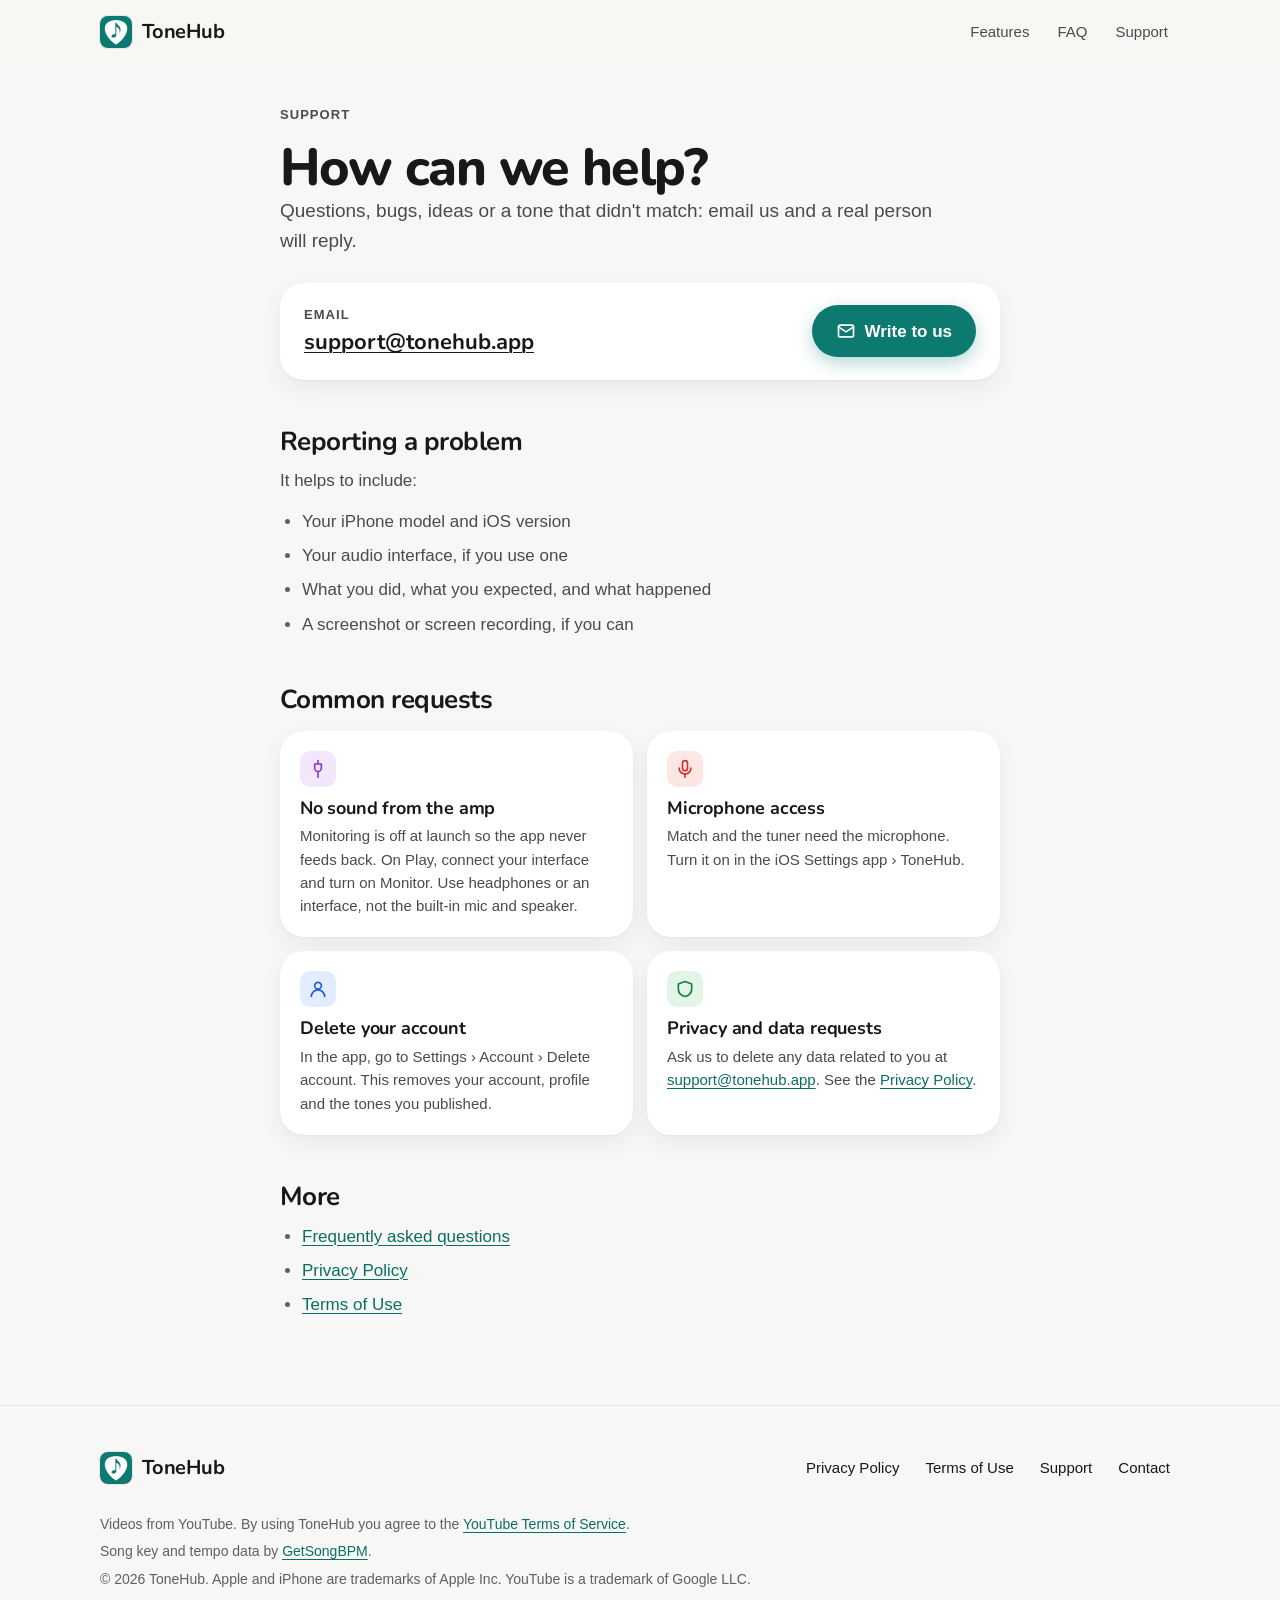
<file: support.html>
<!doctype html>
<html lang="en">
<head>
<meta charset="utf-8">
<meta name="viewport" content="width=device-width, initial-scale=1, viewport-fit=cover">
<title>Support · ToneHub</title>
<meta name="description" content="Get help with the ToneHub guitar app. Email support@tonehub.app.">
<link rel="canonical" href="https://tonehub.app/support">
<meta name="color-scheme" content="light">
<meta name="theme-color" content="#F7F7F5">
<meta property="og:type" content="website">
<meta property="og:site_name" content="ToneHub">
<meta property="og:title" content="ToneHub Support">
<meta property="og:description" content="Get help with the ToneHub guitar app. Email support@tonehub.app.">
<meta property="og:url" content="https://tonehub.app/support">
<meta property="og:image" content="https://tonehub.app/assets/brand/og.png?v=0808c208">
<meta name="twitter:card" content="summary_large_image">
<link rel="icon" type="image/png" sizes="32x32" href="assets/brand/favicon-32.png?v=0808c208">
<link rel="icon" type="image/png" sizes="48x48" href="assets/brand/favicon-48.png?v=0808c208">
<link rel="apple-touch-icon" href="assets/brand/apple-touch-icon.png?v=0808c208">
<link rel="preconnect" href="https://fonts.googleapis.com">
<link rel="preconnect" href="https://fonts.gstatic.com" crossorigin>
<link rel="stylesheet" href="https://fonts.googleapis.com/css2?family=Nunito:wght@700;800&display=swap">
<link rel="stylesheet" href="assets/site.css?v=42f964b2">
</head>
<body>
<a class="skip" href="#main">Skip to content</a>

<header class="site-header">
  <div class="wrap">
    <a class="brand" href="/" aria-label="ToneHub home"><img src="assets/brand/icon-512.webp?v=0808c208" alt="" width="32" height="32">ToneHub</a>
    <nav class="nav" aria-label="Main">
      <a class="nav-hide" href="/#features">Features</a>
      <a href="/#faq">FAQ</a>
      <a href="/support" aria-current="page">Support</a>
    </nav>
  </div>
</header>

<main id="main" class="doc">
  <div class="wrap">
    <p class="kicker">Support</p>
    <h1>How can we help?</h1>
    <p class="intro">Questions, bugs, ideas or a tone that didn't match: email us and a real person will reply.</p>

    <div class="callout mail-card">
      <div>
        <p class="kicker" style="margin:0 0 4px">Email</p>
        <a class="addr" href="mailto:support@tonehub.app">support@tonehub.app</a>
      </div>
      <a class="btn btn-primary" href="mailto:support@tonehub.app?subject=ToneHub%20support">
        <svg viewBox="0 0 24 24" fill="none" stroke="currentColor" stroke-width="2" stroke-linecap="round" stroke-linejoin="round" aria-hidden="true"><rect x="3" y="5" width="18" height="14" rx="2"/><path d="m3 7 9 6 9-6"/></svg>
        Write to us
      </a>
    </div>

    <h2 id="report">Reporting a problem</h2>
    <p>It helps to include:</p>
    <ul>
      <li>Your iPhone model and iOS version</li>
      <li>Your audio interface, if you use one</li>
      <li>What you did, what you expected, and what happened</li>
      <li>A screenshot or screen recording, if you can</li>
    </ul>

    <h2 id="common">Common requests</h2>
    <div class="help-grid">
      <div class="card">
        <div class="tile purple sm" aria-hidden="true"><svg viewBox="0 0 24 24" fill="none" stroke="currentColor" stroke-width="2" stroke-linecap="round" stroke-linejoin="round"><path d="M12 2v4"/><path d="M8 6h8v5a4 4 0 0 1-8 0Z"/><path d="M12 15v7"/></svg></div>
        <h3>No sound from the amp</h3>
        <p>Monitoring is off at launch so the app never feeds back. On Play, connect your interface and turn on Monitor. Use headphones or an interface, not the built-in mic and speaker.</p>
      </div>
      <div class="card">
        <div class="tile red sm" aria-hidden="true"><svg viewBox="0 0 24 24" fill="none" stroke="currentColor" stroke-width="2" stroke-linecap="round" stroke-linejoin="round"><rect x="9" y="2" width="6" height="12" rx="3"/><path d="M5 11a7 7 0 0 0 14 0"/><path d="M12 18v4"/></svg></div>
        <h3>Microphone access</h3>
        <p>Match and the tuner need the microphone. Turn it on in the iOS Settings app › ToneHub.</p>
      </div>
      <div class="card">
        <div class="tile blue sm" aria-hidden="true"><svg viewBox="0 0 24 24" fill="none" stroke="currentColor" stroke-width="2" stroke-linecap="round" stroke-linejoin="round"><circle cx="12" cy="8" r="4"/><path d="M4 21a8 8 0 0 1 16 0"/></svg></div>
        <h3>Delete your account</h3>
        <p>In the app, go to Settings › Account › Delete account. This removes your account, profile and the tones you published.</p>
      </div>
      <div class="card">
        <div class="tile green sm" aria-hidden="true"><svg viewBox="0 0 24 24" fill="none" stroke="currentColor" stroke-width="2" stroke-linecap="round" stroke-linejoin="round"><path d="M12 3 4 6v6c0 5 3.5 8 8 9 4.5-1 8-4 8-9V6Z"/></svg></div>
        <h3>Privacy and data requests</h3>
        <p>Ask us to delete any data related to you at <a href="mailto:support@tonehub.app">support@tonehub.app</a>. See the <a href="/privacy">Privacy Policy</a>.</p>
      </div>
    </div>

    <h2 id="more">More</h2>
    <ul>
      <li><a href="/#faq">Frequently asked questions</a></li>
      <li><a href="/privacy">Privacy Policy</a></li>
      <li><a href="/terms">Terms of Use</a></li>
    </ul>
  </div>
</main>

<footer class="site-footer">
  <div class="wrap">
    <div class="top">
      <a class="brand" href="/" aria-label="ToneHub home"><img src="assets/brand/icon-512.webp?v=0808c208" alt="" width="32" height="32" loading="lazy">ToneHub</a>
      <ul class="footer-links">
        <li><a href="/privacy">Privacy Policy</a></li>
        <li><a href="/terms">Terms of Use</a></li>
        <li><a href="/support" aria-current="page">Support</a></li>
        <li><a href="mailto:support@tonehub.app">Contact</a></li>
      </ul>
    </div>
    <div class="credits">
      <p>Videos from YouTube. By using ToneHub you agree to the <a href="https://www.youtube.com/t/terms">YouTube Terms of Service</a>.</p>
      <p>Song key and tempo data by <a href="https://getsongbpm.com">GetSongBPM</a>.</p>
      <p>© 2026 ToneHub. Apple and iPhone are trademarks of Apple Inc. YouTube is a trademark of Google LLC.</p>
    </div>
  </div>
</footer>
</body>
</html>
</file>
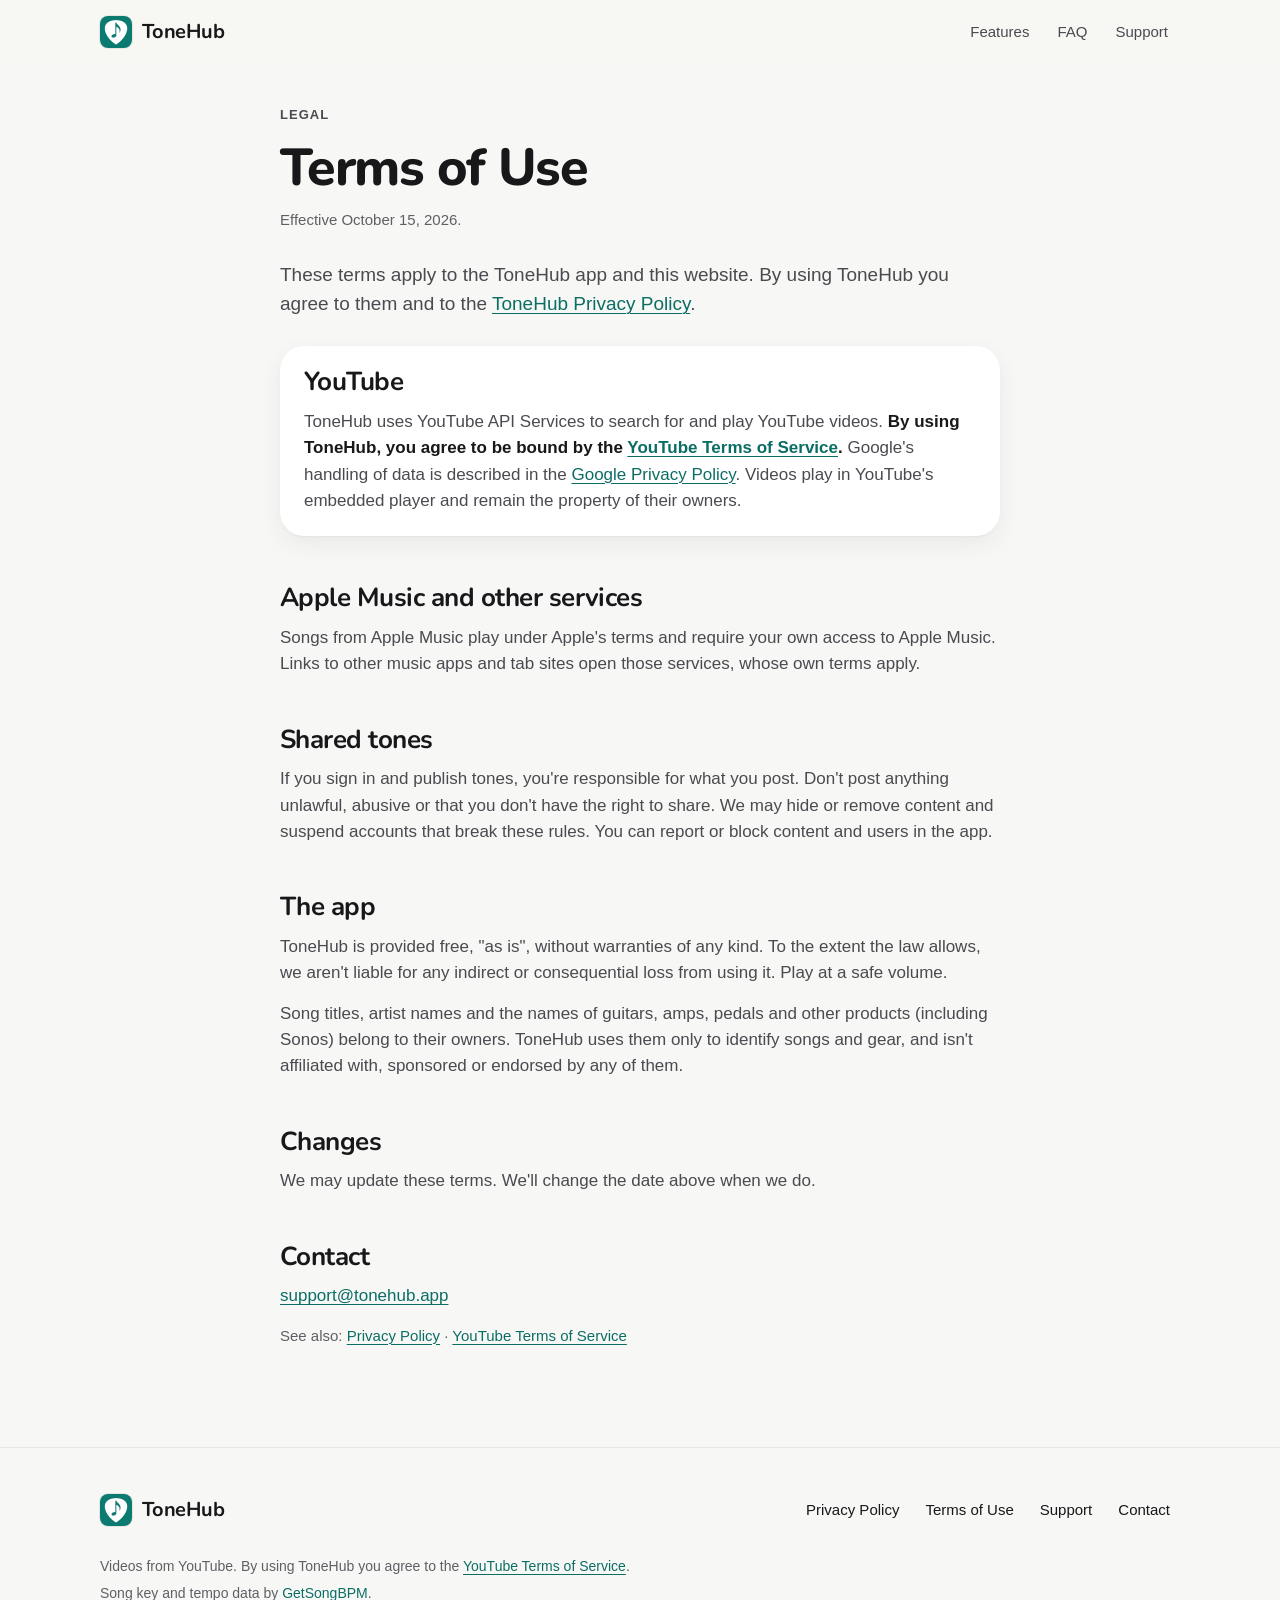
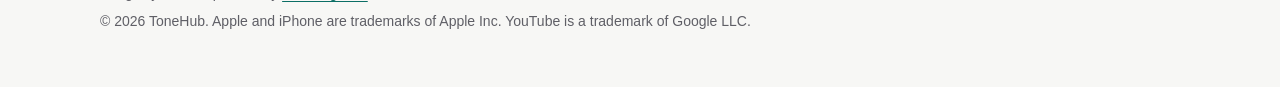
<file: terms.html>
<!doctype html>
<html lang="en">
<head>
<meta charset="utf-8">
<meta name="viewport" content="width=device-width, initial-scale=1, viewport-fit=cover">
<title>Terms of Use · ToneHub</title>
<meta name="description" content="Terms of use for the ToneHub guitar app.">
<link rel="canonical" href="https://tonehub.app/terms">
<meta name="color-scheme" content="light">
<meta name="theme-color" content="#F7F7F5">
<meta property="og:type" content="article">
<meta property="og:site_name" content="ToneHub">
<meta property="og:title" content="ToneHub Terms of Use">
<meta property="og:description" content="Terms of use for the ToneHub guitar app.">
<meta property="og:url" content="https://tonehub.app/terms">
<meta property="og:image" content="https://tonehub.app/assets/brand/og.png?v=0808c208">
<meta name="twitter:card" content="summary_large_image">
<link rel="icon" type="image/png" sizes="32x32" href="assets/brand/favicon-32.png?v=0808c208">
<link rel="icon" type="image/png" sizes="48x48" href="assets/brand/favicon-48.png?v=0808c208">
<link rel="apple-touch-icon" href="assets/brand/apple-touch-icon.png?v=0808c208">
<link rel="preconnect" href="https://fonts.googleapis.com">
<link rel="preconnect" href="https://fonts.gstatic.com" crossorigin>
<link rel="stylesheet" href="https://fonts.googleapis.com/css2?family=Nunito:wght@700;800&display=swap">
<link rel="stylesheet" href="assets/site.css?v=42f964b2">
</head>
<body>
<a class="skip" href="#main">Skip to content</a>

<header class="site-header">
  <div class="wrap">
    <a class="brand" href="/" aria-label="ToneHub home"><img src="assets/brand/icon-512.webp?v=0808c208" alt="" width="32" height="32">ToneHub</a>
    <nav class="nav" aria-label="Main">
      <a class="nav-hide" href="/#features">Features</a>
      <a href="/#faq">FAQ</a>
      <a href="/support">Support</a>
    </nav>
  </div>
</header>

<main id="main" class="doc">
  <div class="wrap">
    <p class="kicker">Legal</p>
    <h1>Terms of Use</h1>
    <p class="meta">Effective October 15, 2026.</p>

    <p class="intro">These terms apply to the ToneHub app and this website. By using ToneHub you agree to them and to the <a href="/privacy">ToneHub Privacy Policy</a>.</p>

    <div class="callout">
      <h2 id="youtube">YouTube</h2>
      <p>ToneHub uses YouTube API Services to search for and play YouTube videos. <strong>By using ToneHub, you agree to be bound by the <a href="https://www.youtube.com/t/terms">YouTube Terms of Service</a>.</strong> Google's handling of data is described in the <a href="https://policies.google.com/privacy">Google Privacy Policy</a>. Videos play in YouTube's embedded player and remain the property of their owners.</p>
    </div>

    <h2 id="services">Apple Music and other services</h2>
    <p>Songs from Apple Music play under Apple's terms and require your own access to Apple Music. Links to other music apps and tab sites open those services, whose own terms apply.</p>

    <h2 id="shared-tones">Shared tones</h2>
    <p>If you sign in and publish tones, you're responsible for what you post. Don't post anything unlawful, abusive or that you don't have the right to share. We may hide or remove content and suspend accounts that break these rules. You can report or block content and users in the app.</p>

    <h2 id="app">The app</h2>
    <p>ToneHub is provided free, "as is", without warranties of any kind. To the extent the law allows, we aren't liable for any indirect or consequential loss from using it. Play at a safe volume.</p>
    <p>Song titles, artist names and the names of guitars, amps, pedals and other products (including Sonos) belong to their owners. ToneHub uses them only to identify songs and gear, and isn't affiliated with, sponsored or endorsed by any of them.</p>

    <h2 id="changes">Changes</h2>
    <p>We may update these terms. We'll change the date above when we do.</p>

    <h2 id="contact">Contact</h2>
    <p><a href="mailto:support@tonehub.app">support@tonehub.app</a></p>

    <p class="meta">See also: <a href="/privacy">Privacy Policy</a> · <a href="https://www.youtube.com/t/terms">YouTube Terms of Service</a></p>
  </div>
</main>

<footer class="site-footer">
  <div class="wrap">
    <div class="top">
      <a class="brand" href="/" aria-label="ToneHub home"><img src="assets/brand/icon-512.webp?v=0808c208" alt="" width="32" height="32" loading="lazy">ToneHub</a>
      <ul class="footer-links">
        <li><a href="/privacy">Privacy Policy</a></li>
        <li><a href="/terms" aria-current="page">Terms of Use</a></li>
        <li><a href="/support">Support</a></li>
        <li><a href="mailto:support@tonehub.app">Contact</a></li>
      </ul>
    </div>
    <div class="credits">
      <p>Videos from YouTube. By using ToneHub you agree to the <a href="https://www.youtube.com/t/terms">YouTube Terms of Service</a>.</p>
      <p>Song key and tempo data by <a href="https://getsongbpm.com">GetSongBPM</a>.</p>
      <p>© 2026 ToneHub. Apple and iPhone are trademarks of Apple Inc. YouTube is a trademark of Google LLC.</p>
    </div>
  </div>
</footer>
</body>
</html>
</file>
<file: assets/site.css>
/* ToneHub site. Sea Glass tokens from the app's design system (design/DESIGN_SYSTEM.md §3). */
:root {
  color-scheme: light;
  --bg: #F7F7F5;
  --surface: #FFFFFF;
  --surface2: #EDEDEA;
  --text: #18181B;
  --text2: #4A4A50;
  --text3: #5F5F66;
  --fill: #0D7A70;          /* accent fill: primary buttons */
  --primary: #0B6E65;       /* accent text: links */
  --on-primary: #FFFFFF;
  --tint: #DDF0EC;
  --divider: #E7E7E4;
  --outline: #86868C;
  --focus: #0B6E65;
  --shadow: 0 1px 2px rgba(24,24,27,.04), 0 8px 24px rgba(24,24,27,.06);
  --shadow-lg: 0 2px 6px rgba(24,24,27,.05), 0 24px 60px rgba(24,24,27,.12);
  --phone-ring: rgba(24,24,27,.08);

  /* category hues (icon tiles only, never text) */
  --indigo-tile: #E9E8FF; --indigo: #5146D9;
  --pink-tile: #FDE6F0;   --pink: #C62A6E;
  --purple-tile: #F2E7FD; --purple: #8A3BD1;
  --blue-tile: #E4EDFF;   --blue: #2459D6;
  --orange-tile: #FFEDDF; --orange: #C2560C;
  --green-tile: #E2F5E7;  --green: #16803A;
  --red-tile: #FDE7E5;    --red: #D1332B;

  --radius: 24px;
  --radius-sm: 14px;
  --gutter: 20px;
  --max: 1120px;
  --font: -apple-system, BlinkMacSystemFont, "SF Pro Text", "Segoe UI", Roboto, "Helvetica Neue", Arial, sans-serif;
  --font-round: ui-rounded, "SF Pro Rounded", "Nunito", -apple-system, BlinkMacSystemFont, "Segoe UI", Roboto, sans-serif;
  --ease: cubic-bezier(.2,.7,.2,1);
}

*, *::before, *::after { box-sizing: border-box; }
html { -webkit-text-size-adjust: 100%; scroll-behavior: smooth; scroll-padding-top: 80px; }
@media (prefers-reduced-motion: reduce) { html { scroll-behavior: auto; } *, *::before, *::after { transition: none !important; animation: none !important; } }
body {
  margin: 0; overflow-x: clip; background: var(--bg); color: var(--text);
  font: 17px/1.55 var(--font);
  -webkit-font-smoothing: antialiased; text-rendering: optimizeLegibility;
}
img { max-width: 100%; height: auto; display: block; }
a { color: var(--primary); text-underline-offset: 3px; text-decoration-thickness: 1px; }
a:hover { text-decoration-thickness: 2px; }
:focus-visible { outline: 3px solid var(--focus); outline-offset: 3px; border-radius: 6px; }
h1, h2, h3 { font-family: var(--font-round); color: var(--text); letter-spacing: -0.02em; line-height: 1.1; margin: 0; text-wrap: balance; }
p { text-wrap: pretty; }
.wrap { width: 100%; max-width: var(--max); margin: 0 auto; padding: 0 var(--gutter); }
.skip { position: absolute; left: -9999px; top: 8px; background: var(--surface); padding: 10px 14px; border-radius: 10px; z-index: 100; }
.skip:focus { left: 8px; }
.sr-only { position: absolute; width: 1px; height: 1px; padding: 0; margin: -1px; overflow: hidden; clip: rect(0,0,0,0); white-space: nowrap; border: 0; }

/* Header */
.site-header {
  position: sticky; top: 0; z-index: 50;
  background: color-mix(in srgb, var(--bg) 82%, transparent);
  -webkit-backdrop-filter: saturate(1.6) blur(16px); backdrop-filter: saturate(1.6) blur(16px);
  border-bottom: 1px solid transparent;
}
.site-header.scrolled { border-bottom-color: var(--divider); }
.site-header .wrap { display: flex; align-items: center; justify-content: space-between; height: 64px; gap: 16px; }
.brand { display: inline-flex; align-items: center; gap: 10px; text-decoration: none; color: var(--text); font: 700 20px/1 var(--font-round); letter-spacing: -0.01em; min-height: 44px; }
.brand img { width: 32px; height: 32px; border-radius: 8px; box-shadow: 0 0 0 1px var(--phone-ring); }
.nav { display: flex; align-items: center; gap: 4px; }
.nav a { color: var(--text2); text-decoration: none; font-size: 15px; font-weight: 500; padding: 10px 12px; border-radius: 999px; min-height: 44px; display: inline-flex; align-items: center; transition: background-color .15s var(--ease), color .15s var(--ease); }
.nav a:hover { background: var(--surface2); color: var(--text); }
.nav .nav-hide { display: none; }
@media (min-width: 760px) { .nav .nav-hide { display: inline-flex; } }

/* Buttons */
.btn {
  display: inline-flex; align-items: center; justify-content: center; gap: 8px;
  min-height: 52px; padding: 0 24px; border-radius: 999px;
  font: 600 17px/1 var(--font); text-decoration: none; cursor: pointer; border: 0;
  transition: transform .15s var(--ease), box-shadow .15s var(--ease), background-color .15s var(--ease), opacity .15s;
}
.btn:hover { text-decoration: none; }
.btn:active { opacity: .85; }
.btn-primary { background: var(--fill); color: var(--on-primary); box-shadow: 0 6px 18px color-mix(in srgb, var(--fill) 30%, transparent); }
.btn-primary:hover { box-shadow: 0 8px 24px color-mix(in srgb, var(--fill) 40%, transparent); }
.btn-secondary { background: var(--surface); color: var(--text); box-shadow: var(--shadow); }
.btn svg { width: 20px; height: 20px; flex: none; }
.soon {
  display: inline-flex; align-items: center; gap: 10px; min-height: 52px; padding: 0 20px 0 14px;
  border-radius: 999px; background: var(--fill); color: var(--on-primary); font-weight: 600; font-size: 17px;
  box-shadow: 0 6px 18px color-mix(in srgb, var(--fill) 30%, transparent);
}
.soon svg { width: 22px; height: 22px; }
.soon small { display: block; font-size: 11px; font-weight: 500; opacity: .75; letter-spacing: .02em; line-height: 1.2; }
.soon span { line-height: 1.2; }

/* Hero */
.hero { padding: 40px 0 24px; overflow: hidden; }
.hero .wrap { display: grid; grid-template-columns: minmax(0,1fr); gap: 40px; align-items: center; }
.eyebrow { display: inline-flex; align-items: center; gap: 8px; font-size: 14px; font-weight: 600; color: var(--primary); background: var(--tint); padding: 6px 12px; border-radius: 999px; margin: 0 0 20px; }
.hero h1 { font-size: clamp(42px, 10.5vw, 68px); font-weight: 800; letter-spacing: -0.035em; line-height: 1.0; }
.hero h1 .accent { color: var(--primary); display: block; }
.lede { font-size: clamp(18px, 2.4vw, 21px); color: var(--text2); margin: 20px 0 28px; max-width: 34ch; }
.free-badge { display: inline-flex; align-items: center; gap: 8px; margin: -12px 0 24px; padding: 6px 14px; border-radius: 999px; background: var(--tint); color: var(--primary); font-weight: 600; font-size: 15px; }
.free-badge svg { width: 18px; height: 18px; flex: none; }
.cta-row { display: flex; flex-wrap: wrap; gap: 12px; align-items: center; }
.hero-art { position: relative; display: flex; justify-content: center; gap: 0; padding: 8px 0 24px; }
.hero-art .phone { width: min(58vw, 306px); flex: none; }
.hero-art .phone.back { width: min(50vw, 262px); margin-left: -18vw; margin-top: 56px; z-index: 0; }
.hero-art .phone.front { z-index: 1; }
.hero-glow { position: absolute; inset: 10% 0 0 0; background: radial-gradient(closest-side, color-mix(in srgb, var(--fill) 22%, transparent), transparent); filter: blur(10px); z-index: -1; }
@media (min-width: 900px) {
  .hero { padding: 72px 0 48px; }
  .hero .wrap { grid-template-columns: minmax(0,1.05fr) minmax(0,1fr); gap: 48px; }
  .hero-art .phone { width: 316px; }
  .hero-art .phone.back { width: 272px; margin-left: -88px; }
}

/* Screenshots: each image is the whole device (Apple's iPhone bezel) with its own soft shadow,
   on a transparent background; the device fills about 92% of the image width. */
.phone { position: relative; aspect-ratio: 640 / 1206; }
.phone img { display: block; width: 100%; height: auto; }

/* Sections */
section { padding: 64px 0; }
@media (min-width: 900px) { section { padding: 96px 0; } }
.section-head { max-width: 640px; margin-bottom: 36px; }
.section-head h2 { font-size: clamp(32px, 6vw, 48px); font-weight: 800; }
.section-head p { color: var(--text2); font-size: 19px; margin: 14px 0 0; }
.kicker { font-size: 13px; font-weight: 700; letter-spacing: .08em; text-transform: uppercase; color: var(--text3); margin: 0 0 12px; }

/* Cards */
.card { background: var(--surface); border-radius: var(--radius); padding: 24px; box-shadow: var(--shadow); }
.card h3 { font-size: 24px; font-weight: 700; margin: 16px 0 8px; }
.card p { color: var(--text2); margin: 0 0 14px; font-size: 16px; }
.tile { width: 48px; height: 48px; border-radius: 14px; display: grid; place-items: center; }
.tile svg { width: 26px; height: 26px; }
.tile.indigo { background: var(--indigo-tile); color: var(--indigo); }
.tile.pink { background: var(--pink-tile); color: var(--pink); }
.tile.purple { background: var(--purple-tile); color: var(--purple); }
.tile.blue { background: var(--blue-tile); color: var(--blue); }
.tile.orange { background: var(--orange-tile); color: var(--orange); }
.tile.green { background: var(--green-tile); color: var(--green); }
.tile.red { background: var(--red-tile); color: var(--red); }
.tile.sm { width: 36px; height: 36px; border-radius: 10px; }
.tile.sm svg { width: 20px; height: 20px; }

/* Feature carousel */
.features { padding-bottom: 72px; }
.features .section-head { margin-bottom: 20px; }
.car-chips { display: flex; flex-wrap: wrap; gap: 8px; margin: 0 0 8px; padding: 0; list-style: none; }
.car-chips button {
  font: 600 15px/1 var(--font); color: var(--text2); background: var(--surface); border: 0; cursor: pointer;
  min-height: 44px; padding: 0 18px; border-radius: 999px; box-shadow: 0 0 0 1px var(--divider);
  transition: background-color .15s var(--ease), color .15s var(--ease), box-shadow .15s var(--ease);
}
.car-chips button:hover { color: var(--text); box-shadow: 0 0 0 1px var(--outline); }
.car-chips button[aria-pressed="true"] { background: var(--tint); color: var(--primary); box-shadow: 0 0 0 1px color-mix(in srgb, var(--fill) 35%, transparent); }
.carousel { position: relative; --per: 1; --gap: 20px; }
.car-track {
  position: relative; display: flex; gap: var(--gap); margin: 0 -8px; padding: 20px 8px 28px; list-style: none;
  overflow-x: auto; overscroll-behavior-x: contain; scroll-snap-type: x mandatory; scroll-padding-inline: 8px;
  scrollbar-width: none; -webkit-overflow-scrolling: touch; scroll-behavior: smooth;
}
.car-track::-webkit-scrollbar { display: none; }
.car-track:focus-visible { outline-offset: -3px; border-radius: var(--radius-sm); }
.slide { flex: none; width: calc((100% - (var(--per) - 1) * var(--gap)) / var(--per)); scroll-snap-align: start; text-align: center; }
.slide .phone { width: 100%; max-width: 276px; margin: 0 auto; }
.slide h3 { font-size: 19px; font-weight: 700; margin: 2px 0 4px; }
.slide p { margin: 0; color: var(--text2); font-size: 15px; line-height: 1.45; }
.car-nav { display: flex; align-items: center; justify-content: center; gap: 16px; }
.car-dots { display: flex; flex-wrap: wrap; justify-content: center; gap: 0; }
.car-dots button { width: 22px; height: 32px; padding: 0; border: 0; background: none; cursor: pointer; display: grid; place-items: center; border-radius: 8px; }
.car-dots button::before { content: ""; width: 8px; height: 8px; border-radius: 999px; background: var(--outline); opacity: .45; transition: width .2s var(--ease), opacity .2s var(--ease), background-color .2s; }
.car-dots button[aria-current="true"]::before { background: var(--fill); opacity: 1; width: 18px; }
.car-dots button[aria-current="true"] { width: 32px; }
.car-arrows { display: none; gap: 10px; }
.car-arrows button {
  width: 48px; height: 48px; border-radius: 50%; border: 0; cursor: pointer; display: grid; place-items: center;
  background: var(--surface); color: var(--text); box-shadow: var(--shadow), 0 0 0 1px var(--divider);
  transition: background-color .15s var(--ease), opacity .15s;
}
.car-arrows button:hover:not(:disabled) { background: var(--tint); color: var(--primary); }
.car-arrows button:disabled { opacity: .35; cursor: default; }
.car-arrows svg { width: 22px; height: 22px; }
@media (min-width: 640px) {
  .carousel { --per: 2; --gap: 24px; }
  .car-nav { justify-content: space-between; }
  .car-dots { justify-content: flex-start; }
  .car-arrows { display: flex; }
}
@media (min-width: 960px) { .carousel { --per: 3; --gap: 28px; } }
@media (prefers-reduced-motion: reduce) { .car-track { scroll-behavior: auto; } }

/* How Match works */
.how { padding-top: 32px; }
.how-grid { display: grid; gap: 40px; align-items: center; }
.steps { list-style: none; margin: 0; padding: 0; display: grid; gap: 12px; max-width: 520px; }
.steps li { display: flex; align-items: center; gap: 16px; background: var(--surface); border-radius: var(--radius-sm); box-shadow: var(--shadow); padding: 16px 18px; }
.steps .tile { flex: none; }
.tile.teal { background: var(--tint); color: var(--primary); }
.steps h3 { font-size: 19px; font-weight: 700; display: flex; align-items: center; gap: 8px; }
.steps .num { font: 700 13px/1 var(--font); color: var(--text3); }
.steps p { margin: 2px 0 0; color: var(--text2); font-size: 15px; line-height: 1.45; }
.how-art { position: relative; display: flex; justify-content: center; }
.how-art .phone { width: min(70vw, 284px); }
.how-art .hero-glow { inset: 8% -10% 0; }
@media (min-width: 900px) {
  .how-grid { grid-template-columns: minmax(0,1.1fr) minmax(0,1fr); gap: 48px; }
  .how-art .phone { width: 306px; }
}

/* Free band */
.free { padding: 0 0 8px; }
.free-band {
  background: var(--fill); color: var(--on-primary); border-radius: var(--radius);
  padding: 32px 24px; display: flex; flex-wrap: wrap; align-items: center; justify-content: space-between; gap: 20px 32px;
  box-shadow: 0 12px 32px color-mix(in srgb, var(--fill) 25%, transparent);
}
.free-band h2 { color: var(--on-primary); font-size: clamp(28px, 4.6vw, 40px); font-weight: 800; }
.free-band h2 span { opacity: .85; }
.free-points { list-style: none; margin: 0; padding: 0; display: flex; flex-wrap: wrap; gap: 8px; }
.free-points li { display: inline-flex; align-items: center; gap: 8px; font-weight: 600; font-size: 15px; padding: 8px 14px; border-radius: 999px; background: rgba(255,255,255,.14); box-shadow: inset 0 0 0 1px rgba(255,255,255,.22); }
.free-points svg { width: 16px; height: 16px; flex: none; }
@media (min-width: 900px) { .free-band { padding: 40px 48px; } }

/* FAQ */
.faq { max-width: 760px; }
.faq details { background: var(--surface); border-radius: var(--radius-sm); box-shadow: var(--shadow); margin-bottom: 10px; }
.faq summary { list-style: none; cursor: pointer; padding: 18px 56px 18px 20px; font-weight: 600; font-size: 17px; position: relative; min-height: 44px; border-radius: var(--radius-sm); }
.faq summary::-webkit-details-marker { display: none; }
.faq summary::after { content: ""; position: absolute; right: 22px; top: 50%; width: 10px; height: 10px; border-right: 2px solid var(--text3); border-bottom: 2px solid var(--text3); transform: translateY(-70%) rotate(45deg); transition: transform .2s var(--ease); }
.faq details[open] summary::after { transform: translateY(-30%) rotate(-135deg); }
.faq details p { margin: 0; padding: 0 20px 20px; color: var(--text2); }

/* Footer */
.site-footer { border-top: 1px solid var(--divider); padding: 40px 0 48px; font-size: 15px; color: var(--text2); }
.site-footer .top { display: flex; flex-wrap: wrap; justify-content: space-between; gap: 20px; align-items: center; margin-bottom: 24px; }
.footer-links { display: flex; flex-wrap: wrap; gap: 4px 6px; list-style: none; margin: 0; padding: 0; }
.footer-links a { color: var(--text); text-decoration: none; font-weight: 500; padding: 10px 10px; display: inline-flex; min-height: 44px; align-items: center; border-radius: 10px; }
.footer-links a:hover { background: var(--surface2); }
.credits p { margin: 0 0 6px; color: var(--text3); font-size: 14px; }
.credits a { color: var(--primary); }

/* Document pages (privacy, terms, support) */
.doc { padding: 40px 0 72px; }
.doc .wrap { max-width: 760px; }
.doc h1 { font-size: clamp(36px, 7vw, 52px); font-weight: 800; letter-spacing: -0.03em; }
.doc .meta { color: var(--text3); font-size: 15px; margin: 12px 0 28px; }
.doc .intro { font-size: 19px; color: var(--text2); }
.doc h2 { font-size: 26px; font-weight: 700; margin: 48px 0 12px; scroll-margin-top: 84px; }
.doc h3 { font-size: 19px; font-weight: 700; margin: 28px 0 8px; font-family: var(--font); letter-spacing: -0.01em; }
.doc p, .doc li { color: var(--text2); }
.doc p { margin: 0 0 14px; }
.doc ul { padding-left: 22px; margin: 0 0 14px; }
.doc li { margin-bottom: 8px; }
.doc li::marker { color: var(--text3); }
.doc strong { color: var(--text); }
.doc a { overflow-wrap: anywhere; }
.doc code { font: 15px ui-monospace, SFMono-Regular, Menlo, monospace; background: var(--surface2); padding: 1px 6px; border-radius: 6px; color: var(--text); }
.doc .callout { background: var(--surface); border-radius: var(--radius); box-shadow: var(--shadow); padding: 22px 24px; margin: 28px 0; }
.doc .callout h2 { margin-top: 0; }
.doc .callout > :last-child { margin-bottom: 0; }
.toc { background: var(--surface); border-radius: var(--radius-sm); box-shadow: var(--shadow); padding: 18px 20px; margin: 0 0 8px; }
.toc p { margin: 0 0 8px; font-size: 13px; font-weight: 700; letter-spacing: .08em; text-transform: uppercase; color: var(--text3); }
.toc ol { margin: 0; padding-left: 20px; columns: 1; column-gap: 32px; }
@media (min-width: 640px) { .toc ol { columns: 2; } }
.toc li { margin: 0 0 6px; break-inside: avoid; font-size: 15px; }
.mail-card { display: flex; flex-wrap: wrap; align-items: center; gap: 16px; justify-content: space-between; }
.mail-card .addr { font: 700 22px/1.2 var(--font-round); color: var(--text); overflow-wrap: anywhere; }
.help-grid { display: grid; gap: 14px; grid-template-columns: 1fr; margin: 16px 0; }
@media (min-width: 640px) { .help-grid { grid-template-columns: 1fr 1fr; } }
.help-grid .card { padding: 20px; }
.help-grid .card h3 { margin: 12px 0 6px; font-size: 18px; font-family: var(--font-round); }
.help-grid .card p { margin: 0; font-size: 15px; }
</file>
